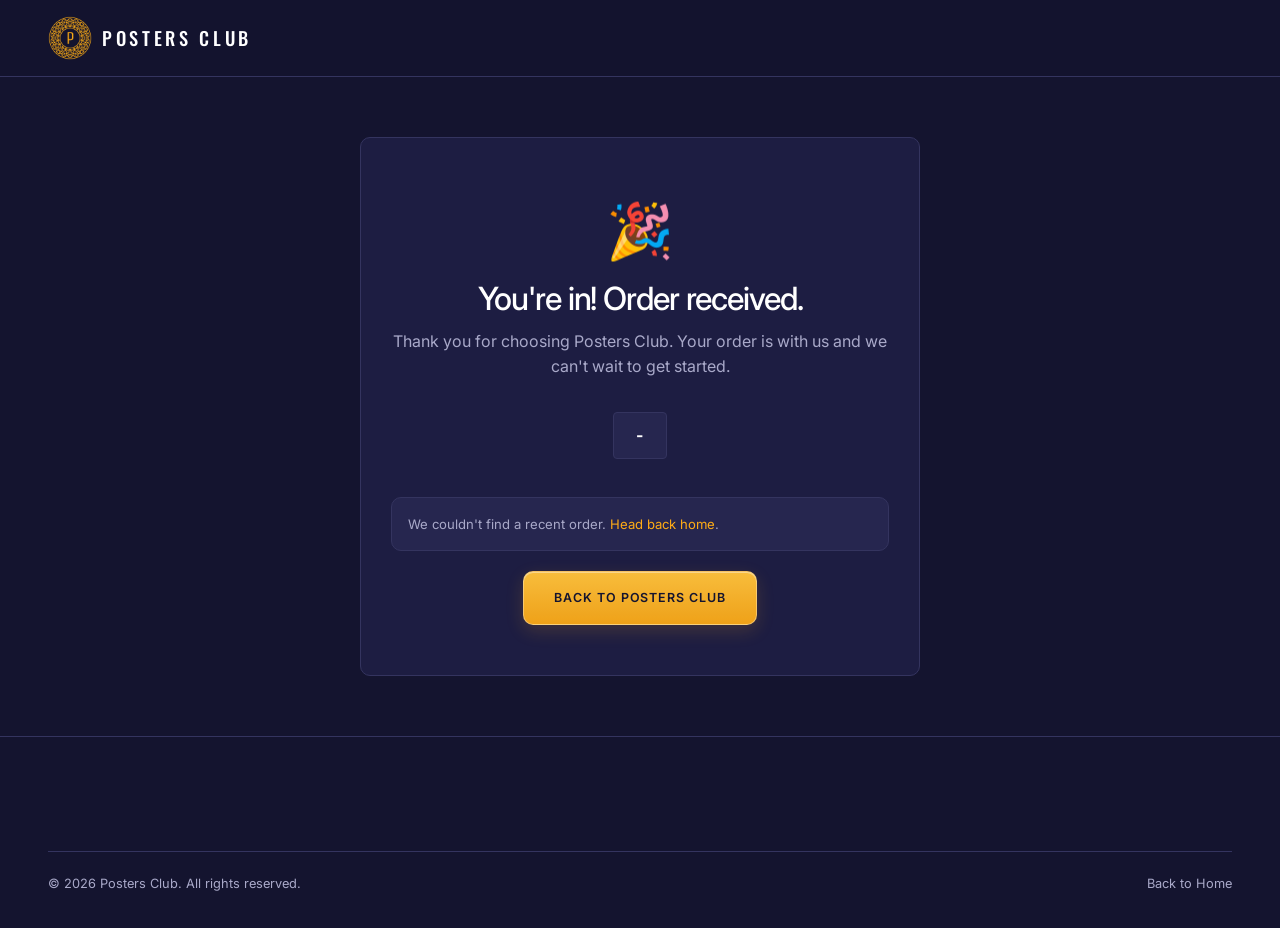
<file: confirmation.html>
<!DOCTYPE html>
<html lang="en">
<head>
<meta charset="UTF-8" />
<meta name="viewport" content="width=device-width, initial-scale=1.0" />
<title>Order Received | Posters Club</title>
<link rel="preconnect" href="https://fonts.googleapis.com">
<link href="https://fonts.googleapis.com/css2?family=Inter:wght@400;500;600;700;800&family=Space+Grotesk:wght@500;700;800&family=Oswald:wght@400;500;600&display=swap" rel="stylesheet">
<link rel="icon" href="assets/favicon.png" type="image/png" />
<link rel="stylesheet" href="css/style.css" />
</head>
<body>

<nav class="nav">
  <div class="nav-inner">
    <a href="index.html" class="logo"><img src="assets/logo-mark.png" class="logo-mark" alt="Posters Club logo" /> Posters Club</a>
    <span></span>
  </div>
</nav>

<div class="container">
  <div class="confirm-box">
    <div class="confirm-icon">🎉</div>
    <h1>You're in! Order received.</h1>
    <p>Thank you for choosing Posters Club. Your order is with us and we can't wait to get started.</p>
    <div class="order-num" id="order-number">PC-0000</div>
    <div class="deposit-callout" id="whatsapp-next" style="margin-top:24px;">
      <span class="icon">💬</span>
      <div class="text">
        <strong>Next step: watch your WhatsApp!</strong>
        <span>We'll message you on the WhatsApp number you gave us to confirm your order and arrange your <span id="conf-deposit-pct">40</span>% deposit.</span>
      </div>
      <div class="amount"><small>Your deposit</small><span id="conf-deposit-amount">-</span></div>
    </div>
    <div id="demo-note" style="text-align:left; background:var(--surface-2); border:1px solid var(--border); border-radius:10px; padding:16px; margin:20px 0; font-size:.82rem; color:var(--text-dim);"></div>
    <div style="display:flex; gap:12px; justify-content:center; flex-wrap:wrap; margin-top:10px;">
      <a href="index.html" class="btn btn-primary">Back to Posters Club</a>
      <button class="btn btn-outline" id="download-btn">⬇ Download Order Details</button>
    </div>
  </div>
</div>

<footer>
  <div class="container">
    <div class="footer-bottom">
      <span>© 2026 Posters Club. All rights reserved.</span>
      <a href="index.html">Back to Home</a>
    </div>
  </div>
</footer>

<script src="js/config.js"></script>
<script src="js/cart.js"></script>
<script>
  document.addEventListener("DOMContentLoaded", () => {
    const raw = sessionStorage.getItem("pc_last_order");
    if (!raw) {
      document.getElementById("order-number").textContent = "-";
      document.getElementById("whatsapp-next").style.display = "none";
      document.getElementById("demo-note").innerHTML = "We couldn't find a recent order. <a href='index.html' style='color:var(--accent)'>Head back home</a>.";
      document.getElementById("download-btn").style.display = "none";
      return;
    }
    const order = JSON.parse(raw);
    document.getElementById("order-number").textContent = order.orderNumber;
    if (order.depositPercent) document.getElementById("conf-deposit-pct").textContent = order.depositPercent;
    if (order.deposit) document.getElementById("conf-deposit-amount").textContent = order.deposit + " EGP";

    if (order.emailSent) {
      document.getElementById("demo-note").innerHTML =
        "<strong>✓ Your order reached us.</strong> Your details" +
        (order.imagesUploaded ? " and custom poster photos" : "") +
        " are with us already. You can also download a copy below for your own records.";
    } else {
      document.getElementById("demo-note").innerHTML =
        "<strong>One quick thing:</strong> we couldn't send your order to us automatically. Please tap Download Order Details below and send the file to us on WhatsApp so we don't miss anything.";
    }

    document.getElementById("download-btn").addEventListener("click", () => downloadOrder(order));
  });

  function downloadOrder(order) {
    const lines = [];
    lines.push(`POSTERS CLUB: NEW ORDER`);
    lines.push(`Order #: ${order.orderNumber}`);
    lines.push(`Date: ${order.createdAt}`);
    lines.push(``);
    lines.push(`Customer Name: ${order.customer.fullName}`);
    lines.push(`Phone: ${order.customer.phone}`);
    lines.push(`WhatsApp: ${order.customer.whatsapp || "-"}`);
    lines.push(`Address: Building ${order.customer.building}, Apt ${order.customer.apartment}, ${order.customer.street}, ${order.customer.area}, ${order.customer.city}`);
    lines.push(`Google Maps Location: ${order.customer.mapsLink || "-"}`);
    lines.push(`Notes: ${order.customer.notes || "-"}`);
    lines.push(``);
    lines.push(`PRODUCTS:`);
    order.items.forEach((it) => {
      lines.push(`- ${it.qty} × ${it.name} (${it.size}, ${it.type}): ${it.unitPrice} EGP each`);
    });
    lines.push(``);
    lines.push(`Subtotal: ${order.subtotal} EGP`);
    lines.push(`Delivery: ${order.delivery} EGP`);
    lines.push(`TOTAL: ${order.total} EGP`);
    if (order.deposit) lines.push(`Deposit to arrange on WhatsApp (${order.depositPercent}%): ${order.deposit} EGP`);
    lines.push(`Payment Status: Pending`);

    const blob = new Blob([lines.join("\n")], { type: "text/plain" });
    triggerDownload(blob, `${order.orderNumber}-details.txt`);

    // Also download each custom poster image
    order.items.forEach((it, itemIdx) => {
      if (it.isCustom && it.customPosters) {
        it.customPosters.forEach((p, i) => {
          fetch(p.dataUrl).then(r => r.blob()).then(blob => {
            triggerDownload(blob, `${order.orderNumber}-poster-${itemIdx + 1}-${i + 1}.jpg`);
          });
        });
      }
    });
  }

  function triggerDownload(blob, filename) {
    const url = URL.createObjectURL(blob);
    const a = document.createElement("a");
    a.href = url;
    a.download = filename;
    document.body.appendChild(a);
    a.click();
    a.remove();
    setTimeout(() => URL.revokeObjectURL(url), 2000);
  }
</script>
</body>
</html>
</file>
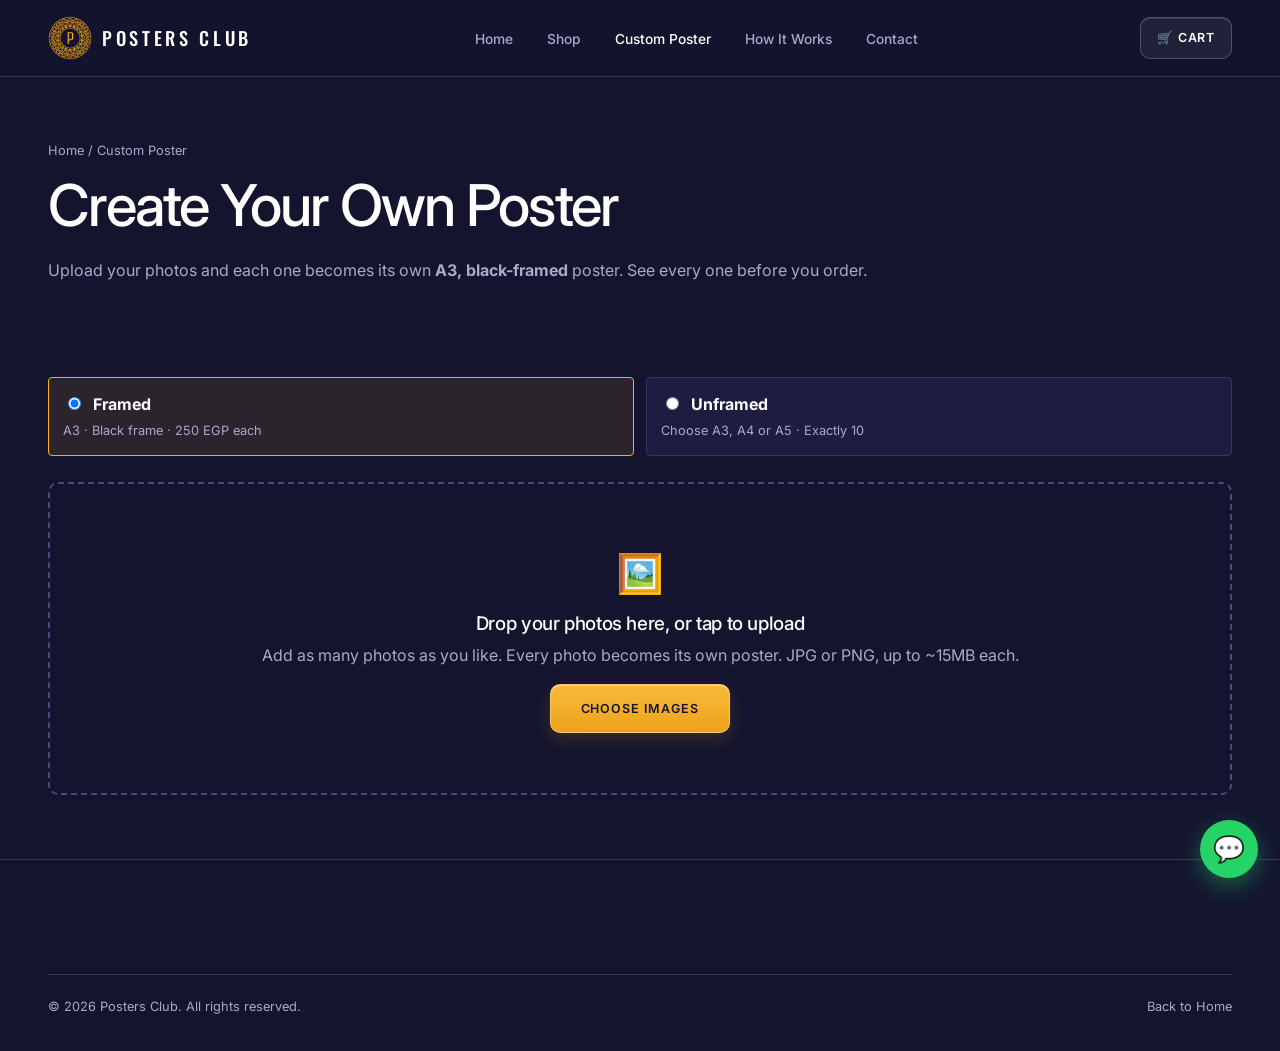
<file: custom.html>
<!DOCTYPE html>
<html lang="en">
<head>
<meta charset="UTF-8" />
<meta name="viewport" content="width=device-width, initial-scale=1.0" />
<title>Create Your Own Poster | Custom A3 Framed Posters | Posters Club</title>
<meta name="description" content="Upload your own photos and turn each one into an A3 black-framed poster. Live preview, stretch or crop, instant pricing." />
<link rel="preconnect" href="https://fonts.googleapis.com">
<link href="https://fonts.googleapis.com/css2?family=Inter:wght@400;500;600;700;800&family=Space+Grotesk:wght@500;700;800&family=Oswald:wght@400;500;600&display=swap" rel="stylesheet">
<link rel="icon" href="assets/favicon.png" type="image/png" />
<link rel="stylesheet" href="css/style.css" />
</head>
<body>

<nav class="nav">
  <div class="nav-inner">
    <a href="index.html" class="logo"><img src="assets/logo-mark.png" class="logo-mark" alt="Posters Club logo" /> Posters Club</a>
    <ul class="nav-links">
      <li><a href="index.html">Home</a></li>
      <li><a href="products.html">Shop</a></li>
      <li><a href="custom.html" class="active">Custom Poster</a></li>
      <li><a href="index.html#how-it-works">How It Works</a></li>
      <li><a href="index.html#contact">Contact</a></li>
    </ul>
    <div class="nav-actions">
      <a href="checkout.html" class="cart-btn">🛒 Cart <span class="cart-count" data-cart-count>0</span></a>
      <button class="nav-toggle" aria-label="Menu">☰</button>
    </div>
  </div>
</nav>

<div class="page-head container">
  <div class="breadcrumb"><a href="index.html">Home</a> / Custom Poster</div>
  <h1>Create Your Own Poster</h1>
  <p id="mode-intro">Upload your photos and each one becomes its own <strong>A3, black-framed</strong> poster. See every one before you order.</p>
</div>

<section class="section-tight">
  <div class="container">

    <div class="poster-mode-bar">
      <div class="radio-group" id="mode-group">
        <label class="radio-card selected" data-mode-card="framed">
          <input type="radio" name="poster-mode" checked />
          <strong>Framed</strong>
          <div style="font-size:.8rem; color:var(--text-dim); margin-top:4px;" id="mode-card-framed-sub">A3 · Black frame · 250 EGP each</div>
        </label>
        <label class="radio-card" data-mode-card="unframed">
          <input type="radio" name="poster-mode" />
          <strong>Unframed</strong>
          <div style="font-size:.8rem; color:var(--text-dim); margin-top:4px;">Choose A3, A4 or A5 · Exactly 10</div>
        </label>
      </div>
    </div>

    <div class="poster-mode-bar" id="size-bar" style="display:none;">
      <label style="display:block; font-weight:700; font-size:.85rem; margin-bottom:8px;">Poster Size</label>
      <div class="radio-group" id="size-group"></div>
    </div>

    <div class="poster-mode-bar" id="wall-preview-wrap" style="display:none;">
      <label style="display:block; font-weight:700; font-size:.85rem; margin-bottom:8px;">Preview: your posters together on a wall</label>
      <canvas id="wall-canvas" style="max-width:100%; height:auto; border-radius:var(--radius); display:block; margin:0 auto;"></canvas>
      <p class="hint">This wall view is just to help you picture the set. It's not used for printing.</p>
    </div>

    <div id="upload-step">
      <input type="file" id="file-input" accept="image/*" multiple hidden />
      <div class="upload-zone" id="upload-zone">
        <div class="icon">🖼️</div>
        <h3>Drop your photos here, or tap to upload</h3>
        <p>Add as many photos as you like. Every photo becomes its own poster. JPG or PNG, up to ~15MB each.</p>
        <button type="button" class="btn btn-primary" id="upload-btn">Choose Images</button>
      </div>
    </div>

    <div id="designer-step" style="display:none;">
      <div style="display:flex; align-items:center; justify-content:space-between; flex-wrap:wrap; gap:14px; margin-bottom:6px;">
        <h2 style="font-size:1.3rem; margin:0;">Your Posters (<span id="poster-count">0</span>)</h2>
        <button type="button" class="btn btn-outline btn-sm" id="add-more-btn">+ Add More Images</button>
      </div>
      <p style="margin-top:0;" id="mode-subline">Every poster is A3 in a black frame. Choose how each photo fits inside.</p>
      <div class="poster-grid" id="poster-grid"></div>

      <div class="summary-box" style="margin-top:36px; max-width:420px; margin-left:auto; margin-right:auto; position:static;">
        <div class="summary-line"><span id="summary-qty-label">0 custom posters</span><span id="summary-unit-price">0 EGP each</span></div>
        <div class="summary-line total"><span>Total</span><span id="summary-total">0 EGP</span></div>
        <button class="btn btn-primary btn-block" id="add-order-btn" style="margin-top:10px;">Add to Order</button>
        <p class="hint" style="text-align:center; margin-top:10px;">Delivery (85 EGP) is added at checkout.</p>
      </div>
    </div>

  </div>
</section>

<footer>
  <div class="container">
    <div class="footer-bottom">
      <span>© 2026 Posters Club. All rights reserved.</span>
      <a href="index.html">Back to Home</a>
    </div>
  </div>
</footer>

<a href="#" data-whatsapp target="_blank" rel="noopener" class="whatsapp-float" aria-label="Chat on WhatsApp">💬</a>

<script src="js/config.js"></script>
<script src="js/products-data.js"></script>
<script src="js/cart.js"></script>
<script src="js/main.js"></script>
<script src="js/custom.js"></script>
</body>
</html>
</file>
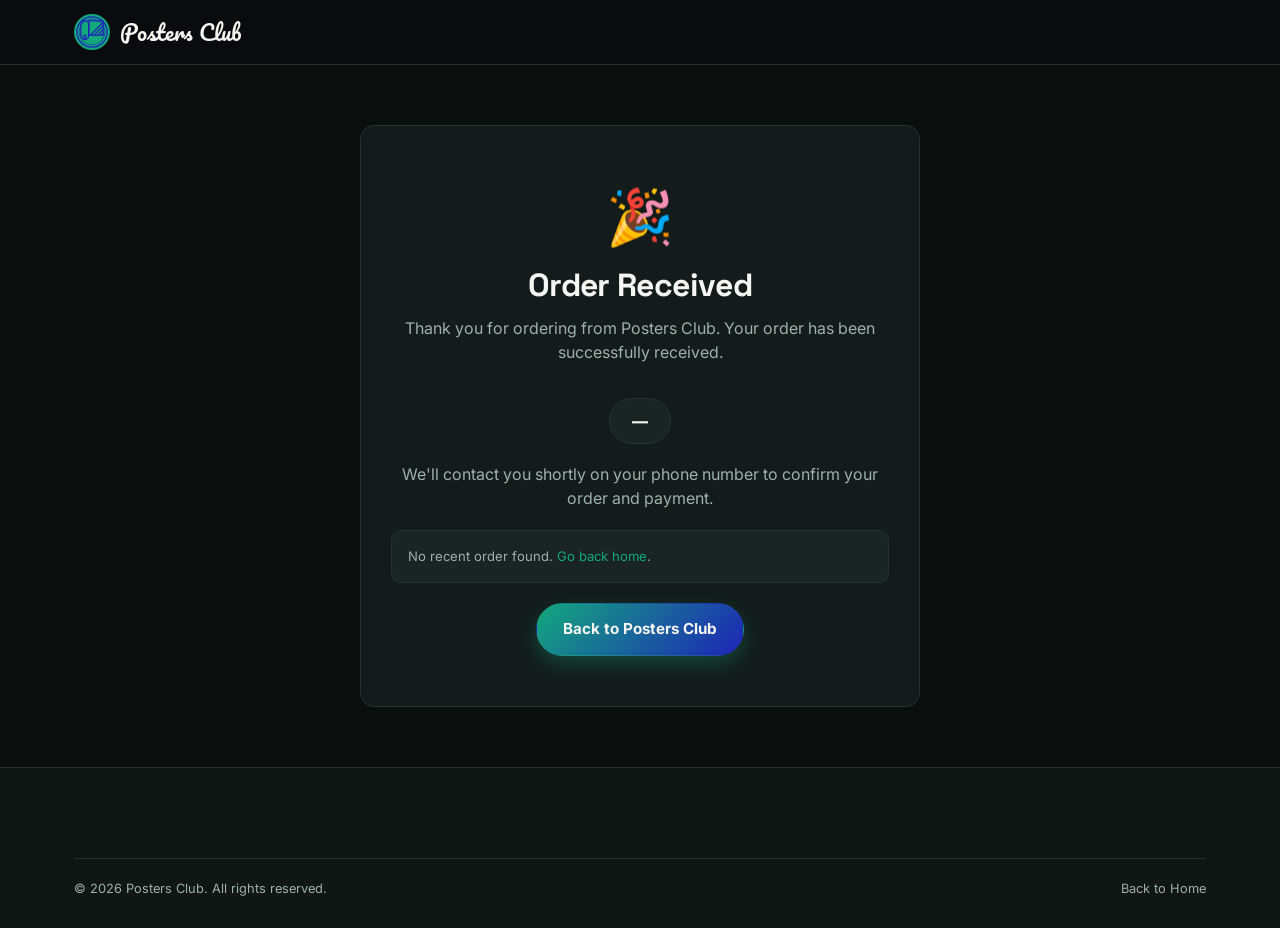
<file: PostersClub/confirmation.html>
<!DOCTYPE html>
<html lang="en">
<head>
<meta charset="UTF-8" />
<meta name="viewport" content="width=device-width, initial-scale=1.0" />
<title>Order Received — Posters Club</title>
<link rel="preconnect" href="https://fonts.googleapis.com">
<link href="https://fonts.googleapis.com/css2?family=Inter:wght@400;500;600;700;800&family=Space+Grotesk:wght@500;700;800&family=Pacifico&display=swap" rel="stylesheet">
<link rel="icon" href="assets/logo-mark.svg" type="image/svg+xml" />
<link rel="stylesheet" href="css/style.css" />
</head>
<body>

<nav class="nav">
  <div class="nav-inner">
    <a href="index.html" class="logo"><img src="assets/logo-mark.svg" class="logo-mark" alt="Posters Club logo" /> Posters Club</a>
    <span></span>
  </div>
</nav>

<div class="container">
  <div class="confirm-box">
    <div class="confirm-icon">🎉</div>
    <h1>Order Received</h1>
    <p>Thank you for ordering from Posters Club. Your order has been successfully received.</p>
    <div class="order-num" id="order-number">PC-0000</div>
    <p>We'll contact you shortly on your phone number to confirm your order and payment.</p>
    <div id="demo-note" style="text-align:left; background:var(--surface-2); border:1px solid var(--border); border-radius:10px; padding:16px; margin:20px 0; font-size:.82rem; color:var(--text-dim);"></div>
    <div style="display:flex; gap:12px; justify-content:center; flex-wrap:wrap; margin-top:10px;">
      <a href="index.html" class="btn btn-primary">Back to Posters Club</a>
      <button class="btn btn-outline" id="download-btn">⬇ Download Order Details</button>
    </div>
  </div>
</div>

<footer>
  <div class="container">
    <div class="footer-bottom">
      <span>© 2026 Posters Club. All rights reserved.</span>
      <a href="index.html">Back to Home</a>
    </div>
  </div>
</footer>

<script src="js/config.js"></script>
<script src="js/cart.js"></script>
<script>
  document.addEventListener("DOMContentLoaded", () => {
    const raw = sessionStorage.getItem("pc_last_order");
    if (!raw) {
      document.getElementById("order-number").textContent = "—";
      document.getElementById("demo-note").innerHTML = "No recent order found. <a href='index.html' style='color:var(--accent)'>Go back home</a>.";
      document.getElementById("download-btn").style.display = "none";
      return;
    }
    const order = JSON.parse(raw);
    document.getElementById("order-number").textContent = order.orderNumber;

    if (order.emailSent) {
      document.getElementById("demo-note").innerHTML =
        "<strong>✓ Sent to Posters Club.</strong> Your order details" +
        (order.imagesUploaded ? " and custom poster images" : "") +
        " have been emailed to us automatically. You can still download a copy below for your own records.";
    } else {
      document.getElementById("demo-note").innerHTML =
        "<strong>About this demo:</strong> automatic order emails aren't connected yet, so this order (and any custom images) is saved in your browser and available to download below instead. Once that's set up, orders like this will land straight in the owner's inbox automatically.";
    }

    document.getElementById("download-btn").addEventListener("click", () => downloadOrder(order));
  });

  function downloadOrder(order) {
    const lines = [];
    lines.push(`POSTERS CLUB — NEW ORDER`);
    lines.push(`Order #: ${order.orderNumber}`);
    lines.push(`Date: ${order.createdAt}`);
    lines.push(``);
    lines.push(`Customer Name: ${order.customer.fullName}`);
    lines.push(`Phone: ${order.customer.phone}`);
    lines.push(`Second Phone: ${order.customer.phone2 || "-"}`);
    lines.push(`Address: Building ${order.customer.building}, Apt ${order.customer.apartment}, ${order.customer.street}, ${order.customer.area}, ${order.customer.city}`);
    lines.push(`Google Maps Location: ${order.customer.mapsLink || "-"}`);
    lines.push(`Notes: ${order.customer.notes || "-"}`);
    lines.push(``);
    lines.push(`PRODUCTS:`);
    order.items.forEach((it) => {
      lines.push(`- ${it.qty} × ${it.name} (${it.size}, ${it.type}) — ${it.unitPrice} EGP each`);
    });
    lines.push(``);
    lines.push(`Subtotal: ${order.subtotal} EGP`);
    lines.push(`Delivery: ${order.delivery} EGP`);
    lines.push(`TOTAL: ${order.total} EGP`);
    lines.push(`Payment Status: Pending`);

    const blob = new Blob([lines.join("\n")], { type: "text/plain" });
    triggerDownload(blob, `${order.orderNumber}-details.txt`);

    // Also download each custom poster image
    order.items.forEach((it, itemIdx) => {
      if (it.isCustom && it.customPosters) {
        it.customPosters.forEach((p, i) => {
          fetch(p.dataUrl).then(r => r.blob()).then(blob => {
            triggerDownload(blob, `${order.orderNumber}-poster-${itemIdx + 1}-${i + 1}.jpg`);
          });
        });
      }
    });
  }

  function triggerDownload(blob, filename) {
    const url = URL.createObjectURL(blob);
    const a = document.createElement("a");
    a.href = url;
    a.download = filename;
    document.body.appendChild(a);
    a.click();
    a.remove();
    setTimeout(() => URL.revokeObjectURL(url), 2000);
  }
</script>
</body>
</html>
</file>
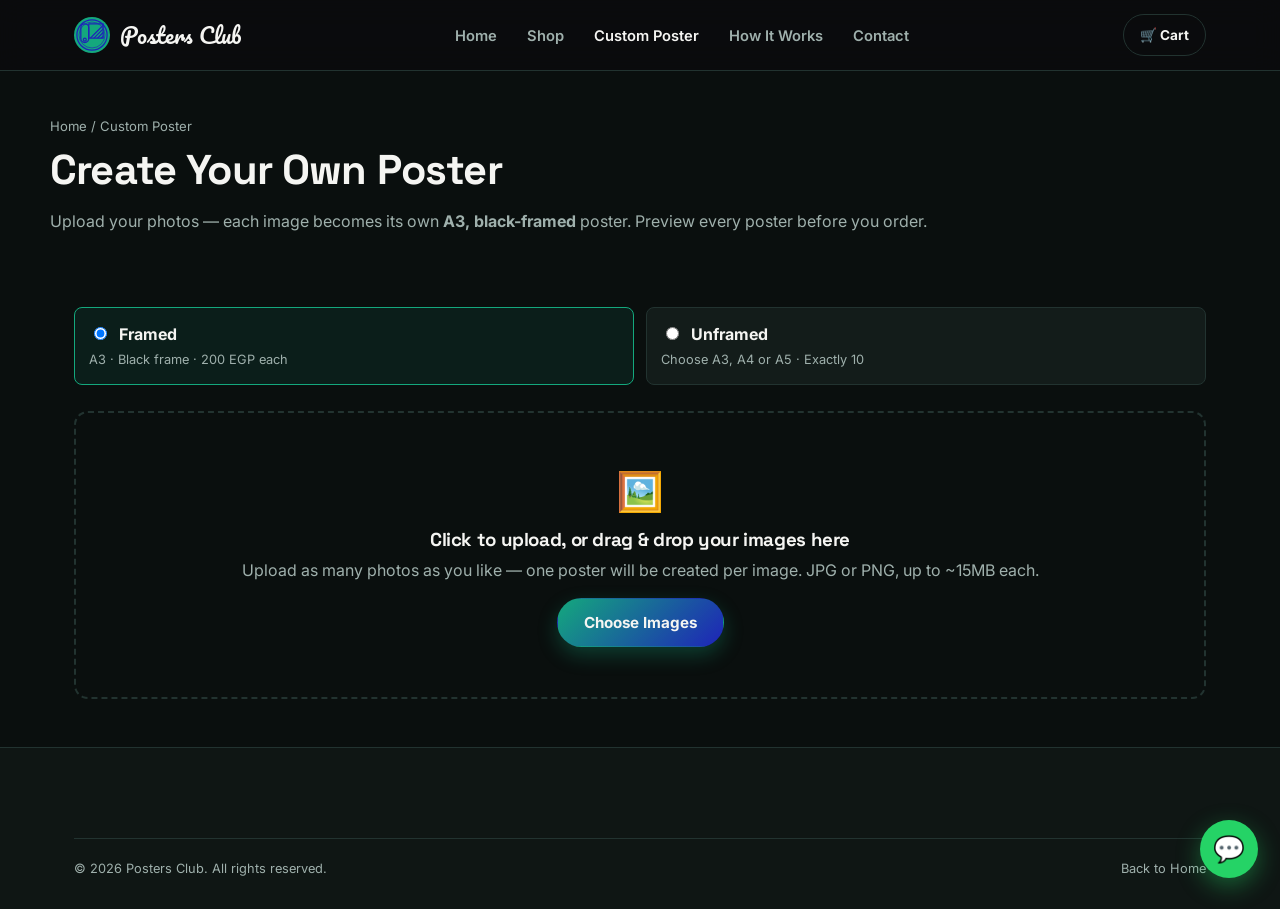
<file: PostersClub/custom.html>
<!DOCTYPE html>
<html lang="en">
<head>
<meta charset="UTF-8" />
<meta name="viewport" content="width=device-width, initial-scale=1.0" />
<title>Create Your Own Poster — Custom A3 Framed Posters | Posters Club</title>
<meta name="description" content="Upload your own photos and turn each one into an A3 black-framed poster. Live preview, stretch or crop, instant pricing." />
<link rel="preconnect" href="https://fonts.googleapis.com">
<link href="https://fonts.googleapis.com/css2?family=Inter:wght@400;500;600;700;800&family=Space+Grotesk:wght@500;700;800&family=Pacifico&display=swap" rel="stylesheet">
<link rel="icon" href="assets/logo-mark.svg" type="image/svg+xml" />
<link rel="stylesheet" href="css/style.css" />
</head>
<body>

<nav class="nav">
  <div class="nav-inner">
    <a href="index.html" class="logo"><img src="assets/logo-mark.svg" class="logo-mark" alt="Posters Club logo" /> Posters Club</a>
    <ul class="nav-links">
      <li><a href="index.html">Home</a></li>
      <li><a href="products.html">Shop</a></li>
      <li><a href="custom.html" class="active">Custom Poster</a></li>
      <li><a href="index.html#how-it-works">How It Works</a></li>
      <li><a href="index.html#contact">Contact</a></li>
    </ul>
    <div class="nav-actions">
      <a href="checkout.html" class="cart-btn">🛒 Cart <span class="cart-count" data-cart-count>0</span></a>
      <button class="nav-toggle" aria-label="Menu">☰</button>
    </div>
  </div>
</nav>

<div class="page-head container">
  <div class="breadcrumb"><a href="index.html">Home</a> / Custom Poster</div>
  <h1>Create Your Own Poster</h1>
  <p id="mode-intro">Upload your photos — each image becomes its own <strong>A3, black-framed</strong> poster. Preview every poster before you order.</p>
</div>

<section class="section-tight">
  <div class="container">

    <div class="poster-mode-bar">
      <div class="radio-group" id="mode-group">
        <label class="radio-card selected" data-mode-card="framed">
          <input type="radio" name="poster-mode" checked />
          <strong>Framed</strong>
          <div style="font-size:.8rem; color:var(--text-dim); margin-top:4px;" id="mode-card-framed-sub">A3 · Black frame · 200 EGP each</div>
        </label>
        <label class="radio-card" data-mode-card="unframed">
          <input type="radio" name="poster-mode" />
          <strong>Unframed</strong>
          <div style="font-size:.8rem; color:var(--text-dim); margin-top:4px;">Choose A3, A4 or A5 · Exactly 10</div>
        </label>
      </div>
    </div>

    <div class="poster-mode-bar" id="size-bar" style="display:none;">
      <label style="display:block; font-weight:700; font-size:.85rem; margin-bottom:8px;">Poster Size</label>
      <div class="radio-group" id="size-group"></div>
    </div>

    <div class="poster-mode-bar" id="wall-preview-wrap" style="display:none;">
      <label style="display:block; font-weight:700; font-size:.85rem; margin-bottom:8px;">Preview: your posters together on a wall</label>
      <canvas id="wall-canvas" style="max-width:100%; height:auto; border-radius:var(--radius); display:block; margin:0 auto;"></canvas>
      <p class="hint">This wall view is just to help you visualize the set — it's not used for printing.</p>
    </div>

    <div id="upload-step">
      <input type="file" id="file-input" accept="image/*" multiple hidden />
      <div class="upload-zone" id="upload-zone">
        <div class="icon">🖼️</div>
        <h3>Click to upload, or drag & drop your images here</h3>
        <p>Upload as many photos as you like — one poster will be created per image. JPG or PNG, up to ~15MB each.</p>
        <button type="button" class="btn btn-primary" id="upload-btn">Choose Images</button>
      </div>
    </div>

    <div id="designer-step" style="display:none;">
      <div style="display:flex; align-items:center; justify-content:space-between; flex-wrap:wrap; gap:14px; margin-bottom:6px;">
        <h2 style="font-size:1.3rem; margin:0;">Your Posters (<span id="poster-count">0</span>)</h2>
        <button type="button" class="btn btn-outline btn-sm" id="add-more-btn">+ Add More Images</button>
      </div>
      <p style="margin-top:0;" id="mode-subline">All posters are A3 · Black Frame. Choose how each image fits inside the frame.</p>
      <div class="poster-grid" id="poster-grid"></div>

      <div class="summary-box" style="margin-top:36px; max-width:420px; margin-left:auto; margin-right:auto; position:static;">
        <div class="summary-line"><span id="summary-qty-label">0 custom posters</span><span id="summary-unit-price">—</span></div>
        <div class="summary-line total"><span>Total</span><span id="summary-total">0 EGP</span></div>
        <button class="btn btn-primary btn-block" id="add-order-btn" style="margin-top:10px;">Add to Order</button>
        <p class="hint" style="text-align:center; margin-top:10px;">Delivery (85 EGP) is calculated at checkout.</p>
      </div>
    </div>

  </div>
</section>

<footer>
  <div class="container">
    <div class="footer-bottom">
      <span>© 2026 Posters Club. All rights reserved.</span>
      <a href="index.html">Back to Home</a>
    </div>
  </div>
</footer>

<a href="#" data-whatsapp target="_blank" rel="noopener" class="whatsapp-float" aria-label="Chat on WhatsApp">💬</a>

<script src="js/config.js"></script>
<script src="js/products-data.js"></script>
<script src="js/cart.js"></script>
<script src="js/main.js"></script>
<script src="js/custom.js"></script>
</body>
</html>
</file>
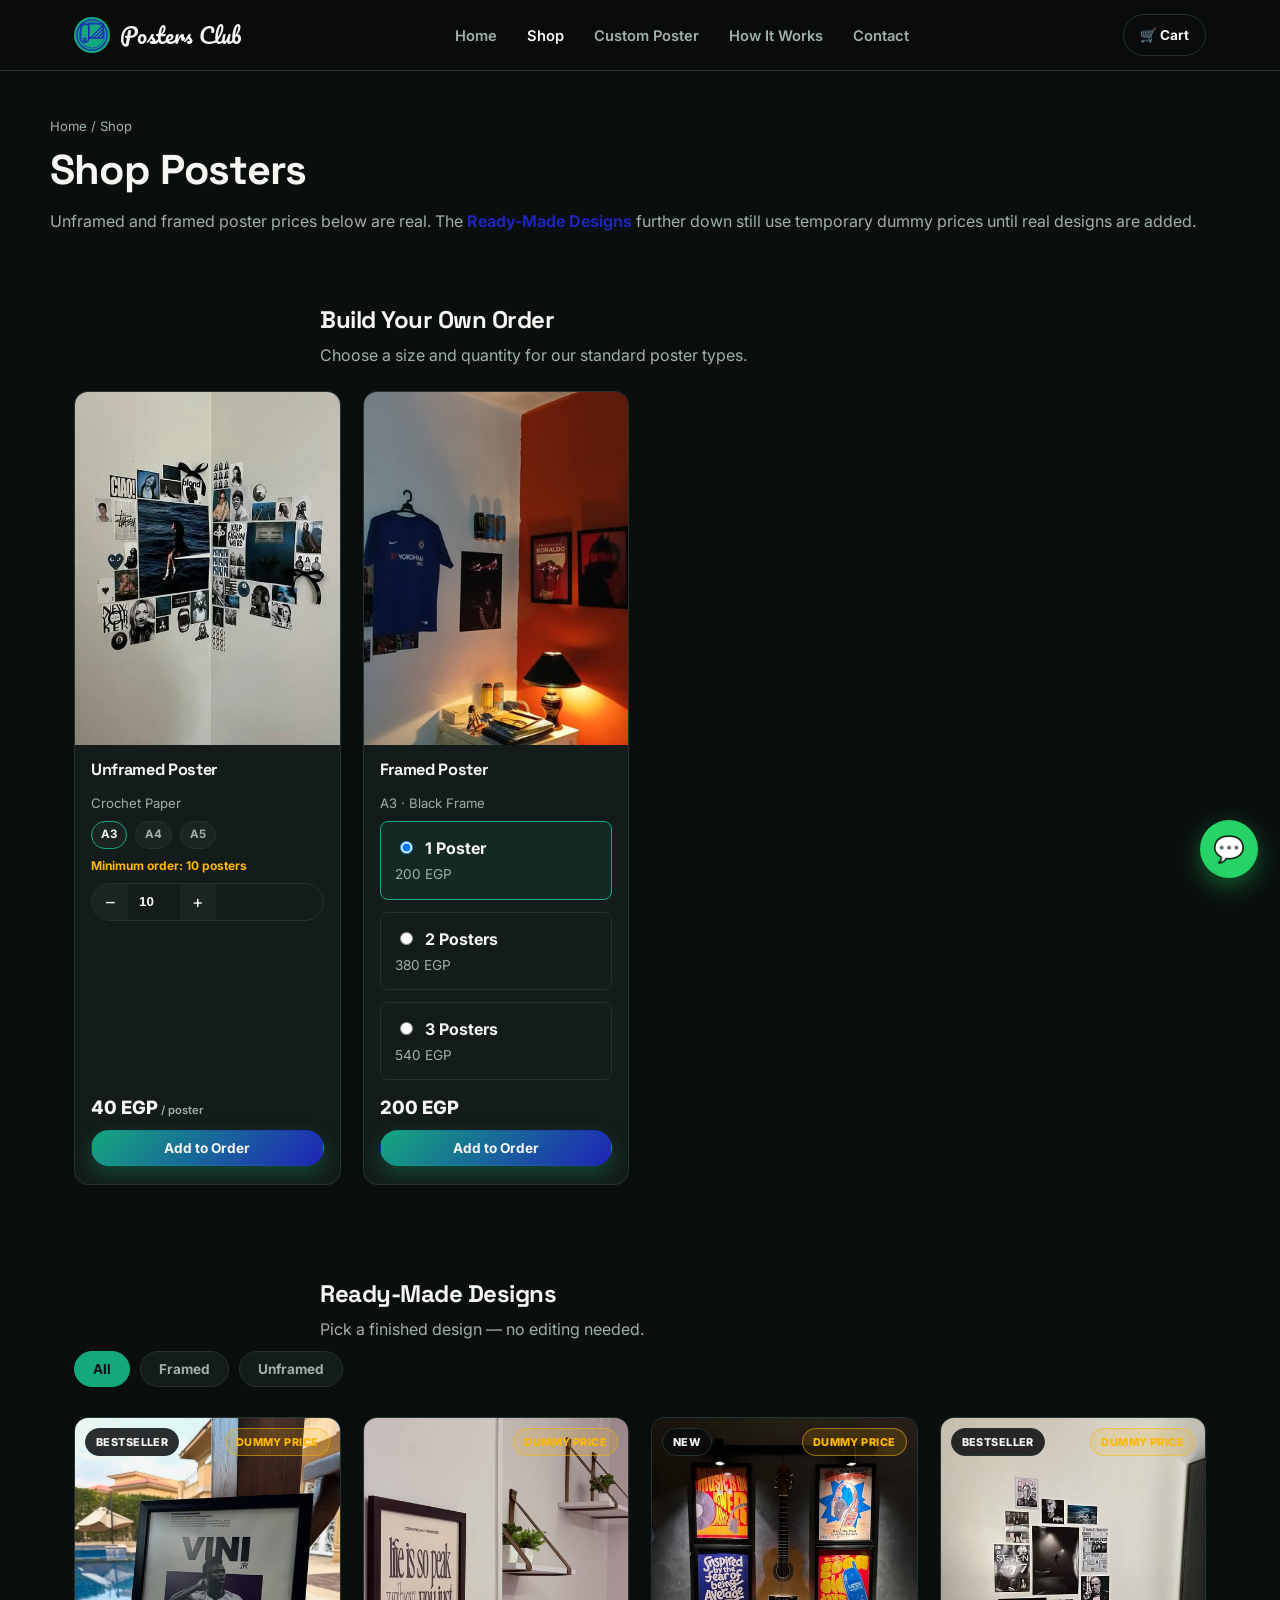
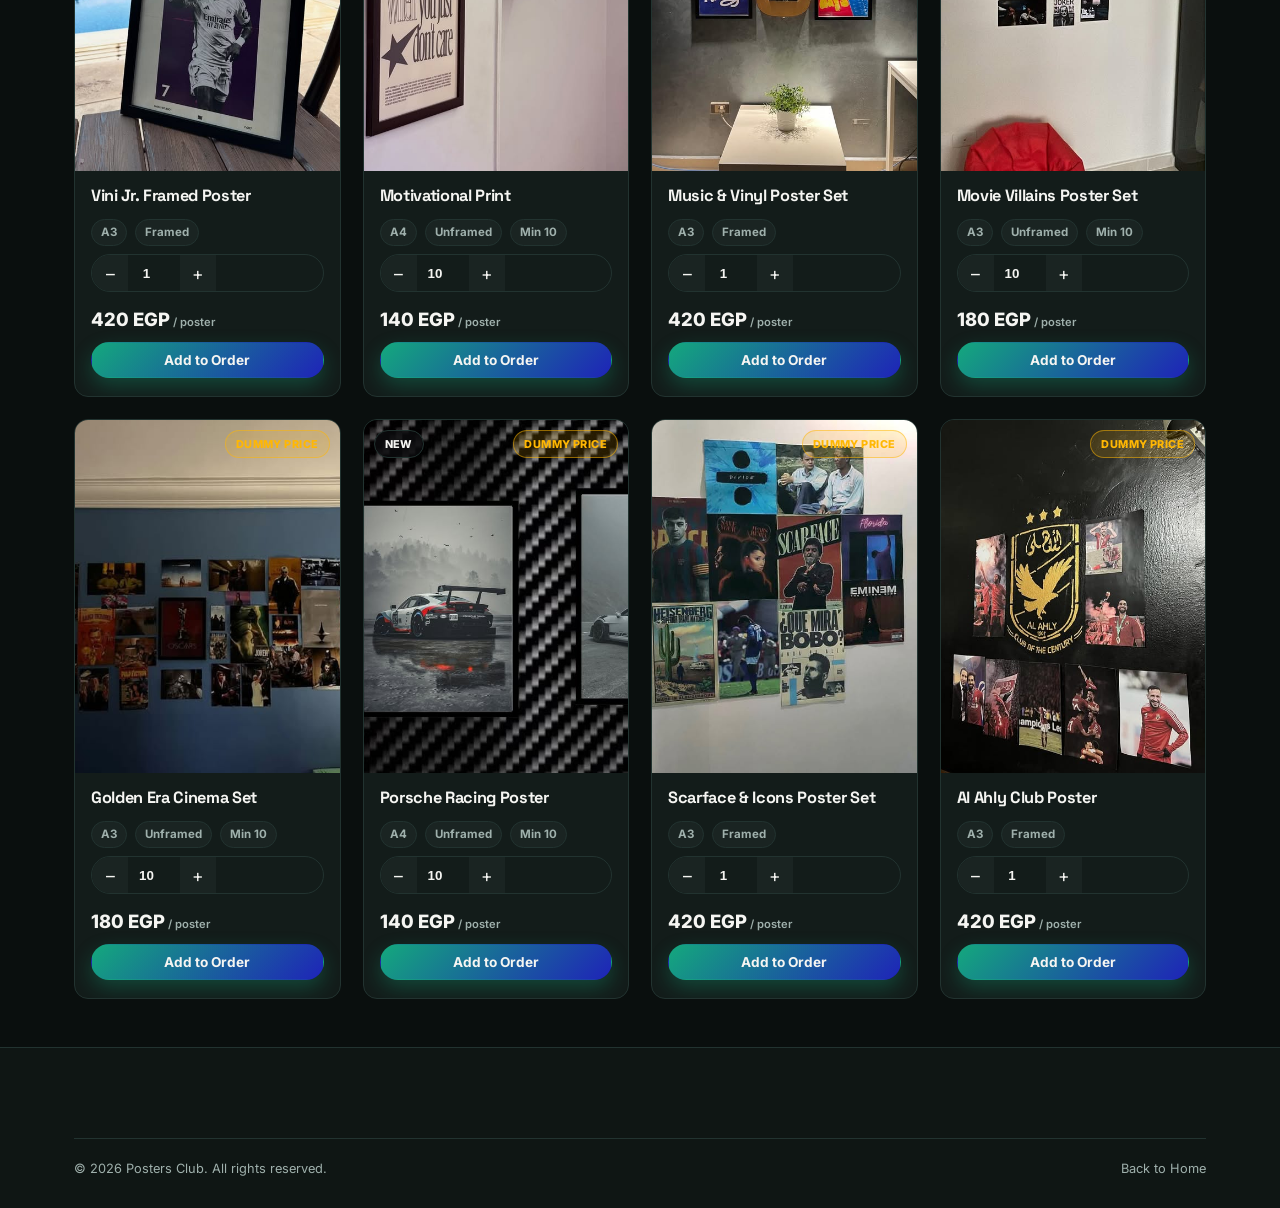
<file: PostersClub/products.html>
<!DOCTYPE html>
<html lang="en">
<head>
<meta charset="UTF-8" />
<meta name="viewport" content="width=device-width, initial-scale=1.0" />
<title>Shop Posters — Framed, Unframed & Ready-Made Designs | Posters Club</title>
<meta name="description" content="Shop A3, A4 and A5 wall posters. Unframed crochet-paper posters (minimum order 10) and A3 black-framed posters, plus ready-made designs." />
<link rel="preconnect" href="https://fonts.googleapis.com">
<link href="https://fonts.googleapis.com/css2?family=Inter:wght@400;500;600;700;800&family=Space+Grotesk:wght@500;700;800&family=Pacifico&display=swap" rel="stylesheet">
<link rel="icon" href="assets/logo-mark.svg" type="image/svg+xml" />
<link rel="stylesheet" href="css/style.css" />
</head>
<body>

<nav class="nav">
  <div class="nav-inner">
    <a href="index.html" class="logo"><img src="assets/logo-mark.svg" class="logo-mark" alt="Posters Club logo" /> Posters Club</a>
    <ul class="nav-links">
      <li><a href="index.html">Home</a></li>
      <li><a href="products.html" class="active">Shop</a></li>
      <li><a href="custom.html">Custom Poster</a></li>
      <li><a href="index.html#how-it-works">How It Works</a></li>
      <li><a href="index.html#contact">Contact</a></li>
    </ul>
    <div class="nav-actions">
      <a href="checkout.html" class="cart-btn">🛒 Cart <span class="cart-count" data-cart-count>0</span></a>
      <button class="nav-toggle" aria-label="Menu">☰</button>
    </div>
  </div>
</nav>

<div class="page-head container">
  <div class="breadcrumb"><a href="index.html">Home</a> / Shop</div>
  <h1>Shop Posters</h1>
  <p>Unframed and framed poster prices below are real. The <strong style="color:var(--accent-2)">Ready-Made Designs</strong> further down still use temporary dummy prices until real designs are added.</p>
</div>

<section class="section-tight">
  <div class="container">
    <div class="section-head" style="text-align:left; margin-bottom:24px;">
      <h2 style="font-size:1.5rem;">Build Your Own Order</h2>
      <p style="margin:0;">Choose a size and quantity for our standard poster types.</p>
    </div>
    <div class="grid" id="catalog-grid"></div>
  </div>
</section>

<section class="section-tight">
  <div class="container">
    <div class="section-head" style="text-align:left; margin-bottom:10px;">
      <h2 style="font-size:1.5rem;">Ready-Made Designs</h2>
      <p style="margin:0;">Pick a finished design — no editing needed.</p>
    </div>
    <div class="filter-bar" id="filter-bar">
      <button class="filter-chip active" data-filter="All">All</button>
      <button class="filter-chip" data-filter="Framed">Framed</button>
      <button class="filter-chip" data-filter="Unframed">Unframed</button>
    </div>
    <div class="grid" id="ready-made-grid"></div>
  </div>
</section>

<footer>
  <div class="container">
    <div class="footer-bottom">
      <span>© 2026 Posters Club. All rights reserved.</span>
      <a href="index.html">Back to Home</a>
    </div>
  </div>
</footer>

<a href="#" data-whatsapp target="_blank" rel="noopener" class="whatsapp-float" aria-label="Chat on WhatsApp">💬</a>

<script src="js/config.js"></script>
<script src="js/products-data.js"></script>
<script src="js/cart.js"></script>
<script src="js/main.js"></script>
<script>
  document.addEventListener("DOMContentLoaded", () => {
    renderCatalog();
    renderReadyMade("All");

    const params = new URLSearchParams(location.search);
    const initialType = params.get("type");
    if (initialType) {
      document.querySelectorAll(".filter-chip").forEach((c) => c.classList.toggle("active", c.dataset.filter === initialType));
      renderReadyMade(initialType);
    }

    document.getElementById("filter-bar").addEventListener("click", (e) => {
      const btn = e.target.closest(".filter-chip");
      if (!btn) return;
      document.querySelectorAll(".filter-chip").forEach((c) => c.classList.remove("active"));
      btn.classList.add("active");
      renderReadyMade(btn.dataset.filter);
    });
  });

  function renderReadyMade(filter) {
    const grid = document.getElementById("ready-made-grid");
    const list = filter === "All" ? READY_MADE_DESIGNS : READY_MADE_DESIGNS.filter((p) => p.type === filter);
    grid.innerHTML = list.map((p) => {
      const minQty = p.type === "Unframed" ? 10 : 1;
      return `
      <div class="card">
        <div class="card-img">
          <img src="${p.image}" alt="${p.name}" loading="lazy" />
          ${p.tag ? `<span class="badge">${p.tag}</span>` : ""}
          <span class="badge dummy" style="left:auto; right:10px;">Dummy price</span>
        </div>
        <div class="card-body">
          <h3>${p.name}</h3>
          <div class="meta-row">
            <span class="meta-chip">${p.size}</span>
            <span class="meta-chip">${p.type}</span>
            ${p.type === "Unframed" ? `<span class="meta-chip">Min ${minQty}</span>` : ""}
          </div>
          <div class="qty-stepper" data-qty-for="${p.id}">
            <button type="button" data-step="-1">–</button>
            <input type="number" value="${minQty}" min="${minQty}" data-qty-input />
            <button type="button" data-step="1">+</button>
          </div>
          <div class="price-row">
            <span class="price">${formatMoney(p.price)}<small> / poster</small></span>
          </div>
          <button class="btn btn-primary btn-sm btn-block" data-add-readymade="${p.id}">Add to Order</button>
        </div>
      </div>`;
    }).join("");

    grid.querySelectorAll(".qty-stepper").forEach(wireQtyStepper);
    grid.querySelectorAll("[data-add-readymade]").forEach((btn) => {
      btn.addEventListener("click", () => {
        const p = READY_MADE_DESIGNS.find((x) => x.id === btn.dataset.addReadymade);
        const stepper = grid.querySelector(`[data-qty-for="${p.id}"] input`);
        const qty = parseInt(stepper.value, 10);
        addToCart({
          name: p.name,
          image: p.image,
          size: p.size,
          type: p.type,
          qty,
          unitPrice: p.price,
          isCustom: false,
        });
        showToast(`Added ${qty} × ${p.name} to your order`);
      });
    });
  }

  function renderCatalog() {
    const grid = document.getElementById("catalog-grid");
    grid.innerHTML = CATALOG_PRODUCTS.map((p) => {
      const minQty = p.minQty;

      if (p.offers) {
        // Bundle-offer product (e.g. Framed A3) — pick a package instead of a quantity
        return `
        <div class="card" id="${p.id}">
          <div class="card-img">
            <img src="${p.image}" alt="${p.name}" loading="lazy" />
          </div>
          <div class="card-body">
            <h3>${p.name}</h3>
            <p style="margin:0; font-size:.82rem;">${p.material}</p>
            <div class="radio-group" data-offer-group="${p.id}">
              ${p.offers.map((o, i) => `
                <label class="radio-card${i === 0 ? " selected" : ""}" data-offer-card data-qty="${o.qty}" data-total="${o.total}">
                  <input type="radio" name="offer-${p.id}" ${i === 0 ? "checked" : ""} />
                  <strong>${o.label}</strong>
                  <div style="font-size:.85rem; color:var(--text-dim); margin-top:4px;">${formatMoney(o.total)}</div>
                </label>
              `).join("")}
            </div>
            <div class="price-row">
              <span class="price" data-offer-total="${p.id}">${formatMoney(p.offers[0].total)}</span>
            </div>
            <button class="btn btn-primary btn-sm btn-block" data-add-offer="${p.id}">Add to Order</button>
          </div>
        </div>`;
      }

      return `
      <div class="card">
        <div class="card-img">
          <img src="${p.image}" alt="${p.name}" loading="lazy" />
        </div>
        <div class="card-body">
          <h3>${p.name}</h3>
          <p style="margin:0; font-size:.82rem;">${p.material}</p>
          <div class="meta-row" data-size-chips="${p.id}">
            ${p.sizes.map((s, i) => `<span class="meta-chip" data-size-chip="${s.size}" data-price="${s.price}" style="cursor:pointer; ${i === 0 ? "border-color:var(--accent); color:var(--text);" : ""}">${s.size}</span>`).join("")}
          </div>
          ${minQty > 1 ? `<span class="min-note">Minimum order: ${minQty} posters</span>` : ""}
          <div class="qty-stepper" data-qty-for="${p.id}">
            <button type="button" data-step="-1">–</button>
            <input type="number" value="${minQty}" min="${minQty}" data-qty-input />
            <button type="button" data-step="1">+</button>
          </div>
          <div class="price-row">
            <span class="price" data-price-display="${p.id}">${formatMoney(p.sizes[0].price)}<small> / poster</small></span>
          </div>
          <button class="btn btn-primary btn-sm btn-block" data-add-catalog="${p.id}">Add to Order</button>
        </div>
      </div>`;
    }).join("");

    grid.querySelectorAll(".qty-stepper").forEach(wireQtyStepper);

    // size selection (products with plain sizes, e.g. unframed)
    grid.querySelectorAll("[data-size-chips]").forEach((row) => {
      row.addEventListener("click", (e) => {
        const chip = e.target.closest("[data-size-chip]");
        if (!chip) return;
        row.querySelectorAll("[data-size-chip]").forEach((c) => (c.style.cssText = ""));
        chip.style.cssText = "border-color:var(--accent); color:var(--text);";
        const pid = row.dataset.sizeChips;
        const priceEl = grid.querySelector(`[data-price-display="${pid}"]`);
        priceEl.innerHTML = `${formatMoney(parseInt(chip.dataset.price, 10))}<small> / poster</small>`;
      });
    });

    // offer selection (bundle-offer products, e.g. framed A3)
    grid.querySelectorAll("[data-offer-group]").forEach((group) => {
      group.addEventListener("click", (e) => {
        const card = e.target.closest("[data-offer-card]");
        if (!card) return;
        group.querySelectorAll("[data-offer-card]").forEach((c) => c.classList.remove("selected"));
        card.classList.add("selected");
        card.querySelector("input").checked = true;
        const pid = group.dataset.offerGroup;
        const totalEl = grid.querySelector(`[data-offer-total="${pid}"]`);
        totalEl.textContent = formatMoney(parseInt(card.dataset.total, 10));
      });
    });

    grid.querySelectorAll("[data-add-catalog]").forEach((btn) => {
      btn.addEventListener("click", () => {
        const p = CATALOG_PRODUCTS.find((x) => x.id === btn.dataset.addCatalog);
        const card = btn.closest(".card");
        const activeChip = card.querySelector('[data-size-chip][style*="accent"]') || card.querySelector("[data-size-chip]");
        const size = activeChip.dataset.sizeChip;
        const price = parseInt(activeChip.dataset.price, 10);
        const qtyInput = card.querySelector("[data-qty-input]");
        let qty = parseInt(qtyInput.value, 10);
        if (qty < p.minQty) {
          qty = p.minQty;
          qtyInput.value = qty;
          showToast(`Minimum order for this product is ${p.minQty}`);
        }
        addToCart({
          name: p.name,
          image: p.image,
          size,
          type: p.type,
          qty,
          unitPrice: price,
          isCustom: false,
        });
        showToast(`Added ${qty} × ${p.name} (${size}) to your order`);
      });
    });

    grid.querySelectorAll("[data-add-offer]").forEach((btn) => {
      btn.addEventListener("click", () => {
        const p = CATALOG_PRODUCTS.find((x) => x.id === btn.dataset.addOffer);
        const card = btn.closest(".card");
        const selected = card.querySelector("[data-offer-card].selected");
        const qty = parseInt(selected.dataset.qty, 10);
        const total = parseInt(selected.dataset.total, 10);
        addToCart({
          name: `${p.name} — ${selected.querySelector("strong").textContent}`,
          image: p.image,
          size: p.sizes[0].size,
          type: p.type,
          qty,
          unitPrice: Math.round((total / qty) * 100) / 100,
          isCustom: false,
        });
        showToast(`Added ${selected.querySelector("strong").textContent} (${p.name}) to your order`);
      });
    });
  }

  function wireQtyStepper(stepper) {
    const input = stepper.querySelector("[data-qty-input]");
    const min = parseInt(input.min || "1", 10);
    stepper.querySelectorAll("button").forEach((btn) => {
      btn.addEventListener("click", () => {
        let val = parseInt(input.value, 10) || min;
        val += parseInt(btn.dataset.step, 10);
        if (val < min) val = min;
        input.value = val;
      });
    });
    input.addEventListener("change", () => {
      let val = parseInt(input.value, 10) || min;
      if (val < min) val = min;
      input.value = val;
    });
  }
</script>
</body>
</html>
</file>
<file: css/style.css>
/* =========================================================
   POSTERS CLUB - Design System
   Colors come from the logo: amber #FFAC16 on navy #1F1F41.
   Easy-to-edit variables live at the top.
   ========================================================= */

:root {
  --bg: #14142F;
  --bg-alt: #101028;
  --surface: #1D1D42;
  --surface-2: #26264F;
  --border: #34345F;
  --text: #ffffff;
  --text-dim: #A9A9C9;
  --accent-rgb: 255,172,22;     /* amber - logo color */
  --accent2-rgb: 46,46,110;     /* lighter navy */
  --accent: rgb(var(--accent-rgb));
  --accent-2: rgb(var(--accent2-rgb));
  --on-accent: #14142F;         /* text color placed on top of amber */
  --warn: #ffb703;
  --success: #2ecc71;
  --radius: 10px;
  --radius-sm: 6px;
  --maxw: 1240px;
  --shadow: 0 10px 30px rgba(0,0,0,.5);
  font-size: 16px;
}

* { box-sizing: border-box; }
html { scroll-behavior: smooth; }
body {
  margin: 0;
  background: var(--bg);
  color: var(--text);
  font-family: 'Inter', -apple-system, BlinkMacSystemFont, 'Segoe UI', Roboto, sans-serif;
  line-height: 1.55;
  -webkit-font-smoothing: antialiased;
}
h1, h2, h3, h4 { font-family: 'Inter', sans-serif; font-weight: 500; margin: 0 0 .4em; letter-spacing: -0.035em; line-height: 1.05; }
h3, h4 { letter-spacing: -0.02em; line-height: 1.2; }
p { margin: 0 0 1em; color: var(--text-dim); }
a { color: inherit; text-decoration: none; }
img { max-width: 100%; display: block; }
ul { list-style: none; margin: 0; padding: 0; }
button { font-family: inherit; cursor: pointer; }

.container { max-width: var(--maxw); margin: 0 auto; padding: 0 28px; }
.section { padding: 110px 0; }
.section-tight { padding: 64px 0; }
.section-head { text-align: center; max-width: 720px; margin: 0 auto 56px; }
.eyebrow {
  display: inline-block; color: var(--accent); font-weight: 600; font-size: .72rem;
  letter-spacing: .16em; text-transform: uppercase; margin-bottom: 14px;
}
.section-head h2 { font-size: clamp(2rem, 5vw, 3.4rem); }

/* Buttons */
.btn {
  display: inline-flex; align-items: center; justify-content: center; gap: 8px;
  padding: 16px 30px; border-radius: 4px; font-weight: 600; font-size: .78rem;
  letter-spacing: .08em; text-transform: uppercase;
  border: 1px solid transparent; transition: transform .15s ease, background .15s ease, color .15s ease, border-color .15s ease;
  white-space: nowrap;
}
.btn:active { transform: scale(.98); }
.btn-primary { background: var(--accent); color: var(--on-accent); }
.btn-primary:hover { background: #ffffff; color: #000; }
.btn-outline { background: transparent; color: var(--text); border-color: #4A4A7C; }
.btn-outline:hover { border-color: var(--text); background: var(--text); color: #000; }
.btn-block { width: 100%; }
.btn-sm { padding: 12px 18px; font-size: .72rem; }
.btn:disabled { opacity: .4; cursor: not-allowed; transform: none !important; }

/* Nav */
.nav {
  position: sticky; top: 0; z-index: 100; backdrop-filter: blur(16px);
  background: rgba(20,20,47,.88); border-bottom: 1px solid var(--border);
}
.nav-inner { display: flex; align-items: center; justify-content: space-between; padding: 16px 28px; max-width: var(--maxw); margin: 0 auto; }
.logo { display: flex; align-items: center; gap: 10px; font-family: 'Oswald', 'Inter', sans-serif; font-weight: 500; font-size: 1.15rem; letter-spacing: .2em; text-transform: uppercase; }
.logo-mark {
  width: 44px; height: 44px; object-fit: contain; display: block; flex-shrink: 0;
}
.nav-links { display: flex; align-items: center; gap: 34px; }
.nav-links a { font-weight: 500; font-size: .86rem; color: var(--text-dim); transition: color .15s; }
.nav-links a:hover, .nav-links a.active { color: var(--text); }
.nav-actions { display: flex; align-items: center; gap: 14px; }
.cart-btn { position: relative; display: flex; align-items: center; gap: 8px; padding: 10px 16px; border: 1px solid #4A4A7C; border-radius: 4px; font-weight: 600; font-size: .78rem; letter-spacing: .06em; text-transform: uppercase; transition: border-color .15s; }
.cart-btn:hover { border-color: var(--accent); }
.cart-count {
  position: absolute; top: -9px; right: -9px; background: var(--accent); color: var(--on-accent);
  font-size: .68rem; font-weight: 800; width: 20px; height: 20px; border-radius: 50%;
  display: flex; align-items: center; justify-content: center; letter-spacing: 0;
}
.nav-toggle { display: none; background: none; border: none; color: var(--text); font-size: 1.6rem; }

@media (max-width: 860px) {
  .nav-links { position: fixed; top: 78px; left: 0; right: 0; background: var(--bg); border-bottom: 1px solid var(--border);
    flex-direction: column; align-items: flex-start; padding: 22px 28px; gap: 20px; transform: translateY(-130%); transition: transform .25s ease; }
  .nav-links.open { transform: translateY(0); }
  .nav-toggle { display: block; }
}

/* Hero */
.hero { padding: 110px 0 60px; position: relative; overflow: hidden; }
.hero-glow { display: none; }
.hero-inner { position: relative; text-align: center; max-width: 980px; margin: 0 auto; }
.hero h1 { font-size: clamp(2.8rem, 8vw, 6rem); font-weight: 500; letter-spacing: -0.045em; }
.hero .accent-text { color: var(--accent); }
.hero p.lead { font-size: 1.15rem; max-width: 600px; margin: 26px auto 38px; color: #D8D8EE; }
.hero-ctas { display: flex; gap: 14px; justify-content: center; flex-wrap: wrap; }
.hero-tags { display: flex; gap: 10px; justify-content: center; flex-wrap: wrap; margin-top: 40px; }
.tag { font-size: .72rem; font-weight: 500; color: var(--text-dim); border: 1px solid var(--border); padding: 7px 14px; border-radius: 4px; letter-spacing: .04em; }

/* Slideshow */
.slideshow { position: relative; margin-top: 64px; border-radius: var(--radius); overflow: hidden; }
.slideshow-track { display: flex; transition: transform .5s cubic-bezier(.4,0,.2,1); }
.slide { min-width: 100%; position: relative; aspect-ratio: 4/3; background: var(--surface); }
.slide img { width: 100%; height: 100%; object-fit: contain; background: var(--surface); cursor: zoom-in; }
.slide-caption {
  position: absolute; bottom: 0; left: 0; right: 0; padding: 28px;
  background: linear-gradient(to top, rgba(0,0,0,.8), transparent);
  font-weight: 500; font-size: .95rem;
}
.slide-arrow {
  position: absolute; top: 50%; transform: translateY(-50%); width: 44px; height: 44px; border-radius: 50%;
  background: rgba(0,0,0,.6); border: 1px solid rgba(255,255,255,.25); color: #fff; font-size: 1.1rem;
  display: flex; align-items: center; justify-content: center; z-index: 5; backdrop-filter: blur(6px);
}
.slide-arrow:hover { background: var(--accent); border-color: var(--accent); color: var(--on-accent); }
.slide-arrow.prev { left: 16px; } .slide-arrow.next { right: 16px; }
.slide-dots { position: absolute; bottom: 16px; right: 22px; display: flex; gap: 7px; z-index: 5; }
.slide-dot { width: 8px; height: 8px; border-radius: 50%; background: rgba(255,255,255,.4); border: none; padding: 0; }
.slide-dot.active { background: var(--accent); width: 22px; border-radius: 4px; }
@media (max-width: 700px) { .slide { aspect-ratio: 4/5; } }

/* Lightbox (click a slideshow photo to view it undamaged, full size) */
.lightbox-overlay {
  position: fixed; inset: 0; background: rgba(10,10,26,.95); z-index: 500;
  display: none; align-items: center; justify-content: center; padding: 30px;
}
.lightbox-overlay.open { display: flex; }
.lightbox-overlay img { max-width: 92vw; max-height: 86vh; object-fit: contain; border-radius: 6px; }
.lightbox-caption { position: absolute; bottom: 24px; left: 0; right: 0; text-align: center; color: var(--text-dim); font-size: .85rem; }
.lightbox-close {
  position: absolute; top: 20px; right: 24px; width: 42px; height: 42px; border-radius: 50%;
  background: var(--surface); border: 1px solid var(--border); color: var(--text); font-size: 1.3rem; line-height: 1;
}
.lightbox-close:hover { border-color: var(--accent); color: var(--accent); }

/* Trust note */
.trust-note { text-align: center; color: var(--text-dim); font-size: .82rem; margin-top: 16px; }

/* Product grid */
.grid { display: grid; gap: 26px; grid-template-columns: repeat(auto-fill, minmax(250px, 1fr)); }
.card {
  background: var(--surface); border: 1px solid var(--border); border-radius: var(--radius);
  overflow: hidden; display: flex; flex-direction: column; transition: transform .25s, border-color .25s;
}
.card:hover { transform: translateY(-4px); border-color: rgba(var(--accent-rgb),.6); }
.card-img { aspect-ratio: 3/4; overflow: hidden; background: var(--surface-2); position: relative; }
.card-img img { width: 100%; height: 100%; object-fit: cover; transition: transform .4s; }
.card:hover .card-img img { transform: scale(1.04); }
.badge { position: absolute; top: 12px; left: 12px; background: var(--accent); color: var(--on-accent); font-size: .64rem; font-weight: 700; padding: 5px 10px; border-radius: 3px; letter-spacing: .1em; text-transform: uppercase; }
.badge.dummy { background: rgba(255,183,3,.15); border: 1px solid rgba(255,183,3,.5); color: var(--warn); }
.card-body { padding: 18px 18px 20px; display: flex; flex-direction: column; gap: 10px; flex: 1; }
.card-body h3 { font-size: 1.05rem; font-weight: 500; }
.meta-row { display: flex; gap: 8px; flex-wrap: wrap; }
.meta-chip { font-size: .7rem; font-weight: 500; color: var(--text-dim); background: var(--surface-2); border: 1px solid var(--border); padding: 4px 9px; border-radius: 3px; letter-spacing: .02em; }
.price-row { display: flex; align-items: baseline; justify-content: space-between; margin-top: auto; padding-top: 6px; }
.price { font-size: 1.2rem; font-weight: 600; letter-spacing: -0.02em; }
.price small { color: var(--text-dim); font-weight: 500; font-size: .7rem; }
.min-note { font-size: .75rem; color: var(--warn); font-weight: 600; }

/* Filters */
.filter-bar { display: flex; gap: 10px; flex-wrap: wrap; margin-bottom: 34px; }
.filter-chip { padding: 10px 20px; border-radius: 4px; border: 1px solid var(--border); font-weight: 600; font-size: .74rem; letter-spacing: .06em; text-transform: uppercase; color: var(--text-dim); background: transparent; }
.filter-chip:hover { border-color: var(--text); color: var(--text); }
.filter-chip.active { background: var(--accent); border-color: var(--accent); color: var(--on-accent); }

/* How it works */
.steps { display: grid; grid-template-columns: repeat(auto-fit, minmax(220px,1fr)); gap: 26px; }
.step { background: var(--surface); border: 1px solid var(--border); border-radius: var(--radius); padding: 30px; }
.step-num { width: 40px; height: 40px; border-radius: 50%; background: var(--accent-2); display: flex; align-items: center; justify-content: center; font-weight: 700; color: #fff; margin-bottom: 20px; }
.step h3 { font-size: 1.15rem; }

/* Custom CTA band */
.custom-band { border-radius: var(--radius); background: var(--accent); color: var(--on-accent); padding: 72px 52px; display: flex; align-items: center; justify-content: space-between; gap: 30px; flex-wrap: wrap; }
.custom-band h2 { font-size: clamp(2rem,4.5vw,3.2rem); color: var(--on-accent); }
.custom-band p { color: rgba(20,20,47,.82); }
.custom-band .eyebrow { color: var(--on-accent); }
.custom-band-text { max-width: 620px; }
.custom-band .btn-primary { background: var(--on-accent); color: #fff; }
.custom-band .btn-primary:hover { background: #fff; color: #000; }
@media (max-width: 700px) { .custom-band { padding: 48px 26px; } }

/* Instagram */
.insta-grid { display: grid; grid-template-columns: repeat(auto-fill,minmax(170px,1fr)); gap: 14px; }
.insta-item { aspect-ratio: 1; border-radius: var(--radius-sm); overflow: hidden; position: relative; }
.insta-item img { width: 100%; height: 100%; object-fit: cover; transition: transform .3s; }
.insta-item:hover img { transform: scale(1.08); }
.insta-item .overlay { position: absolute; inset: 0; background: rgba(0,0,0,0); display: flex; align-items: center; justify-content: center; transition: background .2s; }
.insta-item:hover .overlay { background: rgba(0,0,0,.35); }

/* Footer */
footer { border-top: 1px solid var(--border); padding: 70px 0 34px; background: var(--bg); }
.footer-grid { display: grid; grid-template-columns: 2fr 1fr 1fr; gap: 40px; }
.footer-grid h4 { font-size: .72rem; text-transform: uppercase; letter-spacing: .14em; color: var(--text-dim); font-weight: 600; }
.footer-grid ul li { margin-bottom: 12px; }
.footer-grid ul a:hover { color: var(--accent); }
.footer-bottom { margin-top: 44px; padding-top: 22px; border-top: 1px solid var(--border); display: flex; justify-content: space-between; flex-wrap: wrap; gap: 10px; font-size: .8rem; color: var(--text-dim); }
@media (max-width: 700px) { .footer-grid { grid-template-columns: 1fr; } }

/* Floating WhatsApp */
.whatsapp-float {
  position: fixed; bottom: 22px; right: 22px; z-index: 200; width: 58px; height: 58px; border-radius: 50%;
  background: #25D366; display: flex; align-items: center; justify-content: center; box-shadow: 0 8px 24px rgba(37,211,102,.4);
  font-size: 1.6rem;
}
.whatsapp-float:hover { transform: scale(1.06); }

/* Page header (inner pages) */
.page-head { padding-top: 64px; padding-bottom: 14px; }
.page-head h1 { font-size: clamp(2.2rem, 5vw, 3.6rem); }
.breadcrumb { font-size: .8rem; color: var(--text-dim); margin-bottom: 14px; }
.breadcrumb a:hover { color: var(--accent); }

/* Forms */
.field { margin-bottom: 18px; }
.field label { display: block; font-weight: 600; font-size: .8rem; margin-bottom: 8px; letter-spacing: .02em; }
.field .hint { font-size: .75rem; color: var(--text-dim); margin-top: 6px; }
.field input, .field textarea, .field select {
  width: 100%; padding: 14px 14px; border-radius: 4px; border: 1px solid var(--border);
  background: var(--surface); color: var(--text); font-size: .95rem; font-family: inherit;
}
.field input:focus, .field textarea:focus, .field select:focus { outline: none; border-color: var(--accent); }
.field-row { display: grid; grid-template-columns: 1fr 1fr; gap: 16px; }
@media (max-width: 600px) { .field-row { grid-template-columns: 1fr; } }
.radio-group { display: flex; gap: 12px; flex-wrap: wrap; }
.radio-card { flex: 1; min-width: 140px; border: 1px solid var(--border); border-radius: 4px; padding: 14px; cursor: pointer; background: var(--surface); }
.radio-card.selected { border-color: var(--accent); background: rgba(var(--accent-rgb),.1); }
.radio-card input { width: auto; margin-right: 8px; }
.check-inline { display: flex !important; align-items: center; gap: 8px; margin: 10px 0 0 !important; font-weight: 500 !important; color: var(--text-dim); cursor: pointer; }
.check-inline input { width: auto !important; accent-color: var(--accent); }

/* Location picker */
.map-status { margin-top: 10px; font-size: .88rem; color: var(--accent); }
.map-status a { text-decoration: underline; }
.map-modal { position: fixed; inset: 0; z-index: 450; background: rgba(0,0,0,.85); display: none; align-items: center; justify-content: center; padding: 16px; }
.map-modal.open { display: flex; }
.map-panel { background: var(--surface); border: 1px solid var(--border); border-radius: var(--radius); width: 100%; max-width: 760px; max-height: 96vh; overflow-y: auto; padding: 18px; }
.map-head { display: flex; align-items: center; justify-content: space-between; margin-bottom: 12px; }
.map-head h3 { margin: 0; font-size: 1.15rem; }
.map-tools { display: flex; gap: 8px; flex-wrap: wrap; margin-bottom: 12px; }
.map-tools input { flex: 1; min-width: 180px; padding: 10px 12px; border-radius: 4px; border: 1px solid var(--border); background: var(--bg); color: var(--text); font-size: .9rem; font-family: inherit; }
.map-tools input:focus { outline: none; border-color: var(--accent); }
#map-canvas { height: 52vh; min-height: 280px; border-radius: var(--radius-sm); overflow: hidden; border: 1px solid var(--border); }
.map-actions { display: flex; gap: 10px; justify-content: flex-end; margin-top: 4px; }
.map-pin { font-size: 2rem; line-height: 1; text-align: center; filter: drop-shadow(0 2px 3px rgba(0,0,0,.5)); background: none; border: none; }
.leaflet-container { font-family: inherit; }
.error-text { color: #ff6b6b; font-size: .78rem; margin-top: 6px; display: none; }
.field.invalid input, .field.invalid textarea { border-color: #ff6b6b; }
.field.invalid .error-text { display: block; }

/* Qty stepper */
.qty-stepper { display: inline-flex; align-items: center; border: 1px solid var(--border); border-radius: 4px; overflow: hidden; }
.qty-stepper button { width: 38px; height: 38px; background: var(--surface-2); border: none; color: var(--text); font-size: 1.1rem; }
.qty-stepper button:hover { background: var(--accent); color: var(--on-accent); }
.qty-stepper input { width: 52px; text-align: center; border: none; background: transparent; color: var(--text); font-weight: 600; padding: 0; }

/* Custom designer */
.upload-zone {
  border: 2px dashed #4A4A7C; border-radius: var(--radius); padding: 60px 24px; text-align: center; cursor: pointer;
  transition: border-color .2s, background .2s;
}
.upload-zone:hover, .upload-zone.dragover { border-color: var(--accent); background: rgba(var(--accent-rgb),.06); }
.upload-zone .icon { font-size: 2.4rem; margin-bottom: 10px; }
.poster-grid { display: grid; grid-template-columns: repeat(auto-fill, minmax(210px,1fr)); gap: 22px; margin-top: 28px; }
.poster-card { background: var(--surface); border: 1px solid var(--border); border-radius: var(--radius); padding: 16px; }
.frame-preview { aspect-ratio: 3/4.1; background: #000; border-radius: 4px; padding: 18px; box-shadow: inset 0 0 0 2px #000, 0 6px 18px rgba(0,0,0,.4); margin-bottom: 12px; }
.frame-preview.no-frame { background: transparent; padding: 0; box-shadow: 0 6px 18px rgba(0,0,0,.4); }
.frame-preview canvas { width: 100%; height: 100%; display: block; border-radius: 2px; touch-action: none; }
.frame-preview canvas.pannable { cursor: grab; }
.frame-preview canvas.panning { cursor: grabbing; }
.fit-toggle { display: flex; gap: 6px; margin-bottom: 10px; }
.fit-toggle button { flex: 1; padding: 9px; border-radius: 4px; border: 1px solid var(--border); background: var(--surface-2); font-size: .72rem; font-weight: 600; letter-spacing: .04em; color: var(--text-dim); }
.fit-toggle button.active { background: var(--accent); border-color: var(--accent); color: var(--on-accent); }
.crop-controls { margin-bottom: 10px; }
.crop-controls label { display: flex; justify-content: space-between; font-size: .72rem; color: var(--text-dim); font-weight: 600; margin-bottom: 4px; }
.crop-controls input[type="range"] { width: 100%; accent-color: var(--accent); }
.crop-hint { font-size: .7rem; color: var(--text-dim); margin-bottom: 10px; }
.poster-mode-bar { margin-bottom: 26px; }
.res-warning { font-size: .72rem; color: var(--warn); background: rgba(255,183,3,.1); border: 1px solid rgba(255,183,3,.35); padding: 8px 10px; border-radius: 6px; margin-top: 8px; }
.res-ok { font-size: .72rem; color: var(--success); }
.remove-poster { font-size: .75rem; color: #ff6b6b; font-weight: 600; margin-top: 8px; display: inline-block; }

/* Cart / summary */
.summary-box { background: var(--surface); border: 1px solid var(--border); border-radius: var(--radius); padding: 26px; position: sticky; top: 90px; }
.summary-line { display: flex; justify-content: space-between; margin-bottom: 12px; font-size: .92rem; }
.summary-line.total { border-top: 1px solid var(--border); padding-top: 14px; margin-top: 6px; font-weight: 700; font-size: 1.1rem; }
.cart-item { display: flex; gap: 14px; padding: 16px 0; border-bottom: 1px solid var(--border); }
.cart-item img { width: 64px; height: 82px; object-fit: cover; border-radius: 4px; background: var(--surface-2); }
.cart-item .info { flex: 1; }
.cart-item .info h4 { font-size: .92rem; margin-bottom: 4px; }
.remove-link { color: #ff6b6b; font-size: .78rem; font-weight: 600; }
.empty-state { text-align: center; padding: 60px 20px; color: var(--text-dim); }
.deposit-callout { display: flex; gap: 16px; align-items: center; text-align: left; background: var(--accent); color: var(--on-accent); border-radius: var(--radius); padding: 20px 22px; margin: 0 0 30px; box-shadow: 0 0 0 4px rgba(var(--accent-rgb),.22); }
.deposit-callout .icon { font-size: 2rem; line-height: 1; flex-shrink: 0; }
.deposit-callout .text { flex: 1; display: flex; flex-direction: column; gap: 4px; font-size: .9rem; line-height: 1.4; }
.deposit-callout .text strong { font-size: 1.1rem; font-weight: 700; letter-spacing: -0.01em; }
.deposit-callout .amount { text-align: right; flex-shrink: 0; display: flex; flex-direction: column; }
.deposit-callout .amount small { font-size: .68rem; font-weight: 700; letter-spacing: .12em; text-transform: uppercase; opacity: .8; }
.deposit-callout .amount span { font-size: 1.9rem; font-weight: 800; letter-spacing: -0.03em; white-space: nowrap; }
.deposit-callout.compact { margin: 16px 0 4px; padding: 16px 18px; box-shadow: none; }
.deposit-callout.compact .icon { font-size: 1.6rem; }
@media (max-width: 600px) { .deposit-callout:not(.compact) { flex-wrap: wrap; } .deposit-callout .amount { text-align: left; width: 100%; } }
.summary-line.deposit { color: var(--accent); font-weight: 700; }

/* Confirmation */
.confirm-box { max-width: 560px; margin: 60px auto; text-align: center; background: var(--surface); border: 1px solid var(--border); border-radius: var(--radius); padding: 50px 30px; }
.confirm-icon { font-size: 3.4rem; margin-bottom: 10px; }
.order-num { display: inline-block; margin: 18px 0; padding: 10px 22px; border-radius: 4px; background: var(--surface-2); border: 1px solid var(--border); font-weight: 700; letter-spacing: .06em; }

/* Toast */
.toast { position: fixed; bottom: 24px; left: 50%; transform: translateX(-50%) translateY(20px); background: var(--surface); border: 1px solid var(--accent); color: var(--text); padding: 13px 22px; border-radius: 4px; font-weight: 600; font-size: .88rem; box-shadow: var(--shadow); opacity: 0; pointer-events: none; transition: all .25s ease; z-index: 300; }
.toast.show { opacity: 1; transform: translateX(-50%) translateY(0); }

.center-note { text-align: center; color: var(--text-dim); font-size: .85rem; margin-top: 40px; }

/* Offers & Bundles */
.offer-card { background: var(--surface); border: 1px solid var(--border); border-radius: var(--radius); padding: 32px 26px; display: flex; flex-direction: column; gap: 12px; position: relative; }
.offer-card.highlight { border-color: rgba(var(--accent-rgb),.6); background: linear-gradient(180deg, rgba(var(--accent2-rgb),.22), var(--surface)); }
.offer-card .offer-tag { position: absolute; top: -12px; left: 22px; background: var(--accent); color: var(--on-accent); font-size: .64rem; font-weight: 700; padding: 5px 12px; border-radius: 3px; letter-spacing: .1em; text-transform: uppercase; }
.old-price { color: var(--text-dim); font-size: 1rem; font-weight: 500; text-decoration: line-through; margin-right: 4px; }
.save-tag { display: inline-block; vertical-align: middle; margin-left: 6px; background: rgba(var(--accent-rgb),.18); color: var(--accent); font-size: .68rem; font-weight: 700; letter-spacing: .08em; text-transform: uppercase; padding: 4px 8px; border-radius: 3px; }
.offer-card h3 { font-size: 1.3rem; }
.offer-card .price { font-size: 1.6rem; margin-top: auto; padding-top: 6px; }

/* =========================================================
   GLASS ACCENTS: buttons and price areas only.
   Everything else stays flat and clean.
   ========================================================= */

/* Buttons */
.btn { border-radius: 10px; }
.btn-primary {
  background: linear-gradient(180deg, rgba(255,194,60,.97), rgba(255,172,22,.93));
  border: 1px solid rgba(255,255,255,.32);
  box-shadow: inset 0 1px 0 rgba(255,255,255,.40), 0 6px 18px rgba(255,172,22,.16);
}
.btn-primary:hover {
  background: linear-gradient(180deg, #FFCB5C, #FFB326); color: var(--on-accent);
  box-shadow: inset 0 1px 0 rgba(255,255,255,.5), 0 8px 22px rgba(255,172,22,.24);
}
.btn-outline {
  background: rgba(255,255,255,.06); color: var(--text);
  border: 1px solid rgba(255,255,255,.22);
  box-shadow: inset 0 1px 0 rgba(255,255,255,.14);
  -webkit-backdrop-filter: blur(10px); backdrop-filter: blur(10px);
}
.btn-outline:hover { background: rgba(255,255,255,.14); border-color: rgba(255,255,255,.42); color: var(--text); }
.custom-band .btn-primary {
  background: linear-gradient(180deg, rgba(38,38,79,.96), rgba(20,20,47,.98)); color: #fff;
  border: 1px solid rgba(255,255,255,.18); box-shadow: inset 0 1px 0 rgba(255,255,255,.18);
}
.custom-band .btn-primary:hover { background: #14142F; color: #fff; }
.cart-btn { background: rgba(255,255,255,.06); border: 1px solid rgba(255,255,255,.22); border-radius: 10px; box-shadow: inset 0 1px 0 rgba(255,255,255,.12); }

/* Prices: a light frosted chip so the number stands out */
.card .price, .offer-card .price {
  align-self: flex-start; display: inline-flex; align-items: baseline; gap: 4px;
  padding: 6px 14px; border-radius: 10px;
  background: rgba(255,255,255,.08); border: 1px solid rgba(255,255,255,.18);
  box-shadow: inset 0 1px 0 rgba(255,255,255,.14);
  -webkit-backdrop-filter: blur(8px); backdrop-filter: blur(8px);
}
.summary-line.total {
  padding: 12px 14px; border-radius: 10px; border-top: 1px solid rgba(255,255,255,.18);
  background: rgba(255,255,255,.07); box-shadow: inset 0 1px 0 rgba(255,255,255,.12);
}
.deposit-callout .amount span, .deposit-callout .amount small { }
.deposit-callout:not(.compact) .amount {
  padding: 8px 16px; border-radius: 10px;
  background: rgba(255,255,255,.30); border: 1px solid rgba(255,255,255,.5);
  box-shadow: inset 0 1px 0 rgba(255,255,255,.5);
}
.price-wrap { margin-top: auto; padding-top: 6px; display: flex; flex-wrap: wrap; align-items: center; gap: 8px 10px; }
.offer-card .price { margin-top: 0; padding-top: 6px; white-space: nowrap; }
.price-wrap .old-price, .price-wrap .save-tag { white-space: nowrap; margin: 0; }
</file>
<file: PostersClub/css/style.css>
/* =========================================================
   POSTERS CLUB — Design System
   Easy-to-edit color variables live at the top.
   ========================================================= */

:root {
  --bg: #0a0f0e;
  --bg-alt: #0f1614;
  --surface: #131c1a;
  --surface-2: #1a2422;
  --border: #223330;
  --text: #f5f5f2;
  --text-dim: #9fb0ac;
  --accent-rgb: 20,168,125;     /* teal — from the Posters Club logo background */
  --accent2-rgb: 30,36,184;     /* royal blue — from the logo rings/icon */
  --accent: rgb(var(--accent-rgb));
  --accent-2: rgb(var(--accent2-rgb));
  --warn: #ffb703;              /* used only for "dummy"/warning badges, kept separate from brand accent */
  --success: #2ecc71;
  --radius: 14px;
  --radius-sm: 8px;
  --maxw: 1180px;
  --shadow: 0 10px 30px rgba(0,0,0,.35);
  font-size: 16px;
}

* { box-sizing: border-box; }
html { scroll-behavior: smooth; }
body {
  margin: 0;
  background: var(--bg);
  color: var(--text);
  font-family: 'Inter', -apple-system, BlinkMacSystemFont, 'Segoe UI', Roboto, sans-serif;
  line-height: 1.5;
  -webkit-font-smoothing: antialiased;
}
h1, h2, h3, h4 { font-family: 'Space Grotesk', 'Inter', sans-serif; margin: 0 0 .4em; letter-spacing: -0.02em; line-height: 1.1; }
p { margin: 0 0 1em; color: var(--text-dim); }
a { color: inherit; text-decoration: none; }
img { max-width: 100%; display: block; }
ul { list-style: none; margin: 0; padding: 0; }
button { font-family: inherit; cursor: pointer; }

.container { max-width: var(--maxw); margin: 0 auto; padding: 0 24px; }
.section { padding: 80px 0; }
.section-tight { padding: 48px 0; }
.section-head { text-align: center; max-width: 640px; margin: 0 auto 48px; }
.eyebrow {
  display: inline-block; color: var(--accent); font-weight: 700; font-size: .8rem;
  letter-spacing: .12em; text-transform: uppercase; margin-bottom: 10px;
}
.section-head h2 { font-size: clamp(1.8rem, 4vw, 2.6rem); }

/* Buttons */
.btn {
  display: inline-flex; align-items: center; justify-content: center; gap: 8px;
  padding: 14px 26px; border-radius: 999px; font-weight: 700; font-size: .95rem;
  border: 1px solid transparent; transition: transform .15s ease, box-shadow .15s ease, background .15s ease;
  white-space: nowrap;
}
.btn:active { transform: scale(.97); }
.btn-primary { background: linear-gradient(135deg, var(--accent), var(--accent-2)); color: #f5f5f2; box-shadow: 0 8px 20px rgba(var(--accent-rgb),.3); }
.btn-primary:hover { box-shadow: 0 10px 26px rgba(var(--accent-rgb),.45); transform: translateY(-1px); }
.btn-outline { background: transparent; color: var(--text); border-color: var(--border); }
.btn-outline:hover { border-color: var(--accent); color: var(--accent); }
.btn-block { width: 100%; }
.btn-sm { padding: 9px 16px; font-size: .85rem; }
.btn:disabled { opacity: .4; cursor: not-allowed; transform: none !important; }

/* Nav */
.nav {
  position: sticky; top: 0; z-index: 100; backdrop-filter: blur(14px);
  background: rgba(11,11,13,.78); border-bottom: 1px solid var(--border);
}
.nav-inner { display: flex; align-items: center; justify-content: space-between; padding: 14px 24px; max-width: var(--maxw); margin: 0 auto; }
.logo { display: flex; align-items: center; gap: 10px; font-family: 'Pacifico', cursive; font-weight: 400; font-size: 1.4rem; letter-spacing: 0; }
.logo-mark {
  width: 36px; height: 36px; border-radius: 50%; object-fit: cover; display: block; flex-shrink: 0;
}
.nav-links { display: flex; align-items: center; gap: 30px; }
.nav-links a { font-weight: 600; font-size: .92rem; color: var(--text-dim); transition: color .15s; }
.nav-links a:hover, .nav-links a.active { color: var(--text); }
.nav-actions { display: flex; align-items: center; gap: 14px; }
.cart-btn { position: relative; display: flex; align-items: center; gap: 8px; padding: 10px 16px; border: 1px solid var(--border); border-radius: 999px; font-weight: 700; font-size: .85rem; }
.cart-count {
  position: absolute; top: -8px; right: -8px; background: var(--accent); color: #10100f;
  font-size: .7rem; font-weight: 800; width: 20px; height: 20px; border-radius: 50%;
  display: flex; align-items: center; justify-content: center;
}
.nav-toggle { display: none; background: none; border: none; color: var(--text); font-size: 1.6rem; }

@media (max-width: 860px) {
  .nav-links { position: fixed; top: 66px; left: 0; right: 0; background: var(--bg-alt); border-bottom: 1px solid var(--border);
    flex-direction: column; align-items: flex-start; padding: 20px 24px; gap: 18px; transform: translateY(-130%); transition: transform .25s ease; }
  .nav-links.open { transform: translateY(0); }
  .nav-toggle { display: block; }
}

/* Hero */
.hero { padding: 70px 0 40px; position: relative; overflow: hidden; }
.hero-glow {
  position: absolute; top: -200px; left: 50%; transform: translateX(-50%); width: 900px; height: 500px;
  background: radial-gradient(closest-side, rgba(var(--accent-rgb),.25), transparent 70%); pointer-events: none;
}
.hero-inner { position: relative; text-align: center; max-width: 780px; margin: 0 auto; }
.hero h1 { font-size: clamp(2.4rem, 6vw, 4.2rem); }
.hero .accent-text { background: linear-gradient(135deg, var(--accent), var(--accent-2)); -webkit-background-clip: text; background-clip: text; color: transparent; }
.hero p.lead { font-size: 1.15rem; max-width: 560px; margin: 18px auto 30px; }
.hero-ctas { display: flex; gap: 14px; justify-content: center; flex-wrap: wrap; }
.hero-tags { display: flex; gap: 10px; justify-content: center; flex-wrap: wrap; margin-top: 30px; }
.tag { font-size: .78rem; font-weight: 700; color: var(--text-dim); border: 1px solid var(--border); padding: 6px 14px; border-radius: 999px; }

/* Slideshow */
.slideshow { position: relative; margin-top: 50px; border-radius: var(--radius); overflow: hidden; }
.slideshow-track { display: flex; transition: transform .5s cubic-bezier(.4,0,.2,1); }
.slide { min-width: 100%; position: relative; aspect-ratio: 4/3; background: var(--surface); }
.slide img { width: 100%; height: 100%; object-fit: contain; background: var(--surface); cursor: zoom-in; }
.slide-caption {
  position: absolute; bottom: 0; left: 0; right: 0; padding: 24px;
  background: linear-gradient(to top, rgba(0,0,0,.75), transparent);
  font-weight: 700; font-size: .95rem;
}
.slide-arrow {
  position: absolute; top: 50%; transform: translateY(-50%); width: 42px; height: 42px; border-radius: 50%;
  background: rgba(11,11,13,.6); border: 1px solid rgba(255,255,255,.2); color: #fff; font-size: 1.1rem;
  display: flex; align-items: center; justify-content: center; z-index: 5; backdrop-filter: blur(6px);
}
.slide-arrow:hover { background: var(--accent); border-color: var(--accent); }
.slide-arrow.prev { left: 16px; } .slide-arrow.next { right: 16px; }
.slide-dots { position: absolute; bottom: 14px; right: 20px; display: flex; gap: 7px; z-index: 5; }
.slide-dot { width: 8px; height: 8px; border-radius: 50%; background: rgba(255,255,255,.4); border: none; padding: 0; }
.slide-dot.active { background: var(--accent); width: 22px; border-radius: 4px; }
@media (max-width: 700px) { .slide { aspect-ratio: 4/5; } }

/* Lightbox (click a slideshow photo to view it undamaged, full size) */
.lightbox-overlay {
  position: fixed; inset: 0; background: rgba(4,4,5,.92); z-index: 500;
  display: none; align-items: center; justify-content: center; padding: 30px;
}
.lightbox-overlay.open { display: flex; }
.lightbox-overlay img { max-width: 92vw; max-height: 86vh; object-fit: contain; border-radius: 8px; }
.lightbox-caption { position: absolute; bottom: 24px; left: 0; right: 0; text-align: center; color: var(--text-dim); font-size: .85rem; }
.lightbox-close {
  position: absolute; top: 20px; right: 24px; width: 42px; height: 42px; border-radius: 50%;
  background: var(--surface); border: 1px solid var(--border); color: var(--text); font-size: 1.3rem; line-height: 1;
}
.lightbox-close:hover { border-color: var(--accent); color: var(--accent); }

/* Trust note */
.trust-note { text-align: center; color: var(--text-dim); font-size: .85rem; margin-top: 14px; }

/* Product grid */
.grid { display: grid; gap: 22px; grid-template-columns: repeat(auto-fill, minmax(240px, 1fr)); }
.card {
  background: var(--surface); border: 1px solid var(--border); border-radius: var(--radius);
  overflow: hidden; display: flex; flex-direction: column; transition: transform .2s, border-color .2s;
}
.card:hover { transform: translateY(-4px); border-color: rgba(var(--accent-rgb),.4); }
.card-img { aspect-ratio: 3/4; overflow: hidden; background: var(--surface-2); position: relative; }
.card-img img { width: 100%; height: 100%; object-fit: cover; transition: transform .3s; }
.card:hover .card-img img { transform: scale(1.05); }
.badge { position: absolute; top: 10px; left: 10px; background: rgba(11,11,13,.85); border: 1px solid var(--border); font-size: .68rem; font-weight: 800; padding: 5px 10px; border-radius: 999px; letter-spacing: .04em; text-transform: uppercase; }
.badge.dummy { background: rgba(255,183,3,.15); border-color: rgba(255,183,3,.5); color: var(--warn); }
.card-body { padding: 16px 16px 18px; display: flex; flex-direction: column; gap: 8px; flex: 1; }
.card-body h3 { font-size: 1.02rem; }
.meta-row { display: flex; gap: 8px; flex-wrap: wrap; }
.meta-chip { font-size: .72rem; font-weight: 700; color: var(--text-dim); background: var(--surface-2); border: 1px solid var(--border); padding: 4px 9px; border-radius: 999px; }
.price-row { display: flex; align-items: baseline; justify-content: space-between; margin-top: auto; padding-top: 6px; }
.price { font-size: 1.15rem; font-weight: 800; }
.price small { color: var(--text-dim); font-weight: 600; font-size: .7rem; }
.min-note { font-size: .75rem; color: var(--warn); font-weight: 700; }

/* Filters */
.filter-bar { display: flex; gap: 10px; flex-wrap: wrap; margin-bottom: 30px; }
.filter-chip { padding: 9px 18px; border-radius: 999px; border: 1px solid var(--border); font-weight: 700; font-size: .85rem; color: var(--text-dim); background: var(--surface); }
.filter-chip.active { background: var(--accent); border-color: var(--accent); color: #10100f; }

/* How it works */
.steps { display: grid; grid-template-columns: repeat(auto-fit, minmax(220px,1fr)); gap: 24px; }
.step { background: var(--surface); border: 1px solid var(--border); border-radius: var(--radius); padding: 26px; }
.step-num { width: 38px; height: 38px; border-radius: 10px; background: var(--surface-2); border: 1px solid var(--border); display: flex; align-items: center; justify-content: center; font-weight: 800; color: var(--accent); margin-bottom: 16px; }

/* Custom CTA band */
.custom-band { border-radius: var(--radius); background: linear-gradient(135deg, #0f1c19, #0b1614); border: 1px solid rgba(var(--accent-rgb),.3); padding: 56px 40px; display: flex; align-items: center; justify-content: space-between; gap: 30px; flex-wrap: wrap; }
.custom-band h2 { font-size: clamp(1.6rem,3vw,2.2rem); }
.custom-band-text { max-width: 520px; }

/* Instagram */
.insta-grid { display: grid; grid-template-columns: repeat(auto-fill,minmax(160px,1fr)); gap: 14px; }
.insta-item { aspect-ratio: 1; border-radius: var(--radius-sm); overflow: hidden; position: relative; }
.insta-item img { width: 100%; height: 100%; object-fit: cover; transition: transform .3s; }
.insta-item:hover img { transform: scale(1.08); }
.insta-item .overlay { position: absolute; inset: 0; background: rgba(0,0,0,0); display: flex; align-items: center; justify-content: center; transition: background .2s; }
.insta-item:hover .overlay { background: rgba(0,0,0,.35); }

/* Footer */
footer { border-top: 1px solid var(--border); padding: 50px 0 30px; background: var(--bg-alt); }
.footer-grid { display: grid; grid-template-columns: 2fr 1fr 1fr; gap: 40px; }
.footer-grid h4 { font-size: .85rem; text-transform: uppercase; letter-spacing: .06em; color: var(--text-dim); }
.footer-grid ul li { margin-bottom: 10px; }
.footer-grid ul a:hover { color: var(--accent); }
.footer-bottom { margin-top: 40px; padding-top: 20px; border-top: 1px solid var(--border); display: flex; justify-content: space-between; flex-wrap: wrap; gap: 10px; font-size: .8rem; color: var(--text-dim); }
@media (max-width: 700px) { .footer-grid { grid-template-columns: 1fr; } }

/* Floating WhatsApp */
.whatsapp-float {
  position: fixed; bottom: 22px; right: 22px; z-index: 200; width: 58px; height: 58px; border-radius: 50%;
  background: #25D366; display: flex; align-items: center; justify-content: center; box-shadow: 0 8px 24px rgba(37,211,102,.4);
  font-size: 1.6rem;
}
.whatsapp-float:hover { transform: scale(1.06); }

/* Page header (inner pages) */
.page-head { padding: 46px 0 10px; }
.page-head h1 { font-size: clamp(1.8rem, 4vw, 2.6rem); }
.breadcrumb { font-size: .82rem; color: var(--text-dim); margin-bottom: 10px; }
.breadcrumb a:hover { color: var(--accent); }

/* Forms */
.field { margin-bottom: 18px; }
.field label { display: block; font-weight: 700; font-size: .85rem; margin-bottom: 7px; }
.field .hint { font-size: .75rem; color: var(--text-dim); margin-top: 6px; }
.field input, .field textarea, .field select {
  width: 100%; padding: 13px 14px; border-radius: var(--radius-sm); border: 1px solid var(--border);
  background: var(--surface); color: var(--text); font-size: .95rem; font-family: inherit;
}
.field input:focus, .field textarea:focus, .field select:focus { outline: none; border-color: var(--accent); }
.field-row { display: grid; grid-template-columns: 1fr 1fr; gap: 16px; }
@media (max-width: 600px) { .field-row { grid-template-columns: 1fr; } }
.radio-group { display: flex; gap: 12px; flex-wrap: wrap; }
.radio-card { flex: 1; min-width: 140px; border: 1px solid var(--border); border-radius: var(--radius-sm); padding: 14px; cursor: pointer; background: var(--surface); }
.radio-card.selected { border-color: var(--accent); background: rgba(var(--accent-rgb),.1); }
.radio-card input { width: auto; margin-right: 8px; }
.error-text { color: #ff6b6b; font-size: .78rem; margin-top: 6px; display: none; }
.field.invalid input, .field.invalid textarea { border-color: #ff6b6b; }
.field.invalid .error-text { display: block; }

/* Qty stepper */
.qty-stepper { display: inline-flex; align-items: center; border: 1px solid var(--border); border-radius: 999px; overflow: hidden; }
.qty-stepper button { width: 36px; height: 36px; background: var(--surface-2); border: none; color: var(--text); font-size: 1.1rem; }
.qty-stepper button:hover { background: var(--accent); color: #10100f; }
.qty-stepper input { width: 52px; text-align: center; border: none; background: transparent; color: var(--text); font-weight: 700; padding: 0; }

/* Custom designer */
.upload-zone {
  border: 2px dashed var(--border); border-radius: var(--radius); padding: 50px 24px; text-align: center; cursor: pointer;
  transition: border-color .2s, background .2s;
}
.upload-zone:hover, .upload-zone.dragover { border-color: var(--accent); background: rgba(var(--accent-rgb),.06); }
.upload-zone .icon { font-size: 2.4rem; margin-bottom: 10px; }
.poster-grid { display: grid; grid-template-columns: repeat(auto-fill, minmax(210px,1fr)); gap: 22px; margin-top: 28px; }
.poster-card { background: var(--surface); border: 1px solid var(--border); border-radius: var(--radius); padding: 16px; }
.frame-preview { aspect-ratio: 3/4.1; background: #000; border-radius: 4px; padding: 18px; box-shadow: inset 0 0 0 2px #000, 0 6px 18px rgba(0,0,0,.4); margin-bottom: 12px; }
.frame-preview.no-frame { background: transparent; padding: 0; box-shadow: 0 6px 18px rgba(0,0,0,.4); }
.frame-preview canvas { width: 100%; height: 100%; display: block; border-radius: 2px; touch-action: none; }
.frame-preview canvas.pannable { cursor: grab; }
.frame-preview canvas.panning { cursor: grabbing; }
.fit-toggle { display: flex; gap: 6px; margin-bottom: 10px; }
.fit-toggle button { flex: 1; padding: 8px; border-radius: 999px; border: 1px solid var(--border); background: var(--surface-2); font-size: .78rem; font-weight: 700; color: var(--text-dim); }
.fit-toggle button.active { background: var(--accent); border-color: var(--accent); color: #f5f5f2; }
.crop-controls { margin-bottom: 10px; }
.crop-controls label { display: flex; justify-content: space-between; font-size: .72rem; color: var(--text-dim); font-weight: 700; margin-bottom: 4px; }
.crop-controls input[type="range"] { width: 100%; accent-color: var(--accent); }
.crop-hint { font-size: .7rem; color: var(--text-dim); margin-bottom: 10px; }
.poster-mode-bar { margin-bottom: 26px; }
.res-warning { font-size: .72rem; color: var(--warn); background: rgba(255,183,3,.1); border: 1px solid rgba(255,183,3,.35); padding: 8px 10px; border-radius: 8px; margin-top: 8px; }
.res-ok { font-size: .72rem; color: var(--success); }
.remove-poster { font-size: .75rem; color: #ff6b6b; font-weight: 700; margin-top: 8px; display: inline-block; }

/* Cart / summary */
.summary-box { background: var(--surface); border: 1px solid var(--border); border-radius: var(--radius); padding: 24px; position: sticky; top: 90px; }
.summary-line { display: flex; justify-content: space-between; margin-bottom: 12px; font-size: .92rem; }
.summary-line.total { border-top: 1px solid var(--border); padding-top: 14px; margin-top: 6px; font-weight: 800; font-size: 1.1rem; }
.cart-item { display: flex; gap: 14px; padding: 16px 0; border-bottom: 1px solid var(--border); }
.cart-item img { width: 64px; height: 82px; object-fit: cover; border-radius: 6px; background: var(--surface-2); }
.cart-item .info { flex: 1; }
.cart-item .info h4 { font-size: .92rem; margin-bottom: 4px; }
.remove-link { color: #ff6b6b; font-size: .78rem; font-weight: 700; }
.empty-state { text-align: center; padding: 60px 20px; color: var(--text-dim); }

/* Confirmation */
.confirm-box { max-width: 560px; margin: 60px auto; text-align: center; background: var(--surface); border: 1px solid var(--border); border-radius: var(--radius); padding: 50px 30px; }
.confirm-icon { font-size: 3.4rem; margin-bottom: 10px; }
.order-num { display: inline-block; margin: 18px 0; padding: 10px 22px; border-radius: 999px; background: var(--surface-2); border: 1px solid var(--border); font-weight: 800; letter-spacing: .04em; }

/* Toast */
.toast { position: fixed; bottom: 24px; left: 50%; transform: translateX(-50%) translateY(20px); background: var(--surface); border: 1px solid var(--accent); color: var(--text); padding: 13px 22px; border-radius: 999px; font-weight: 700; font-size: .88rem; box-shadow: var(--shadow); opacity: 0; pointer-events: none; transition: all .25s ease; z-index: 300; }
.toast.show { opacity: 1; transform: translateX(-50%) translateY(0); }

.center-note { text-align: center; color: var(--text-dim); font-size: .85rem; margin-top: 40px; }

/* Offers & Bundles */
.offer-card { background: var(--surface); border: 1px solid var(--border); border-radius: var(--radius); padding: 26px 22px; display: flex; flex-direction: column; gap: 10px; position: relative; }
.offer-card.highlight { border-color: rgba(var(--accent-rgb),.5); background: linear-gradient(160deg, rgba(var(--accent-rgb),.08), var(--surface)); }
.offer-card .offer-tag { position: absolute; top: -12px; left: 20px; background: var(--accent); color: #f5f5f2; font-size: .68rem; font-weight: 800; padding: 4px 12px; border-radius: 999px; letter-spacing: .04em; text-transform: uppercase; }
.offer-card h3 { font-size: 1.1rem; }
.offer-card .price { font-size: 1.4rem; }
</file>
